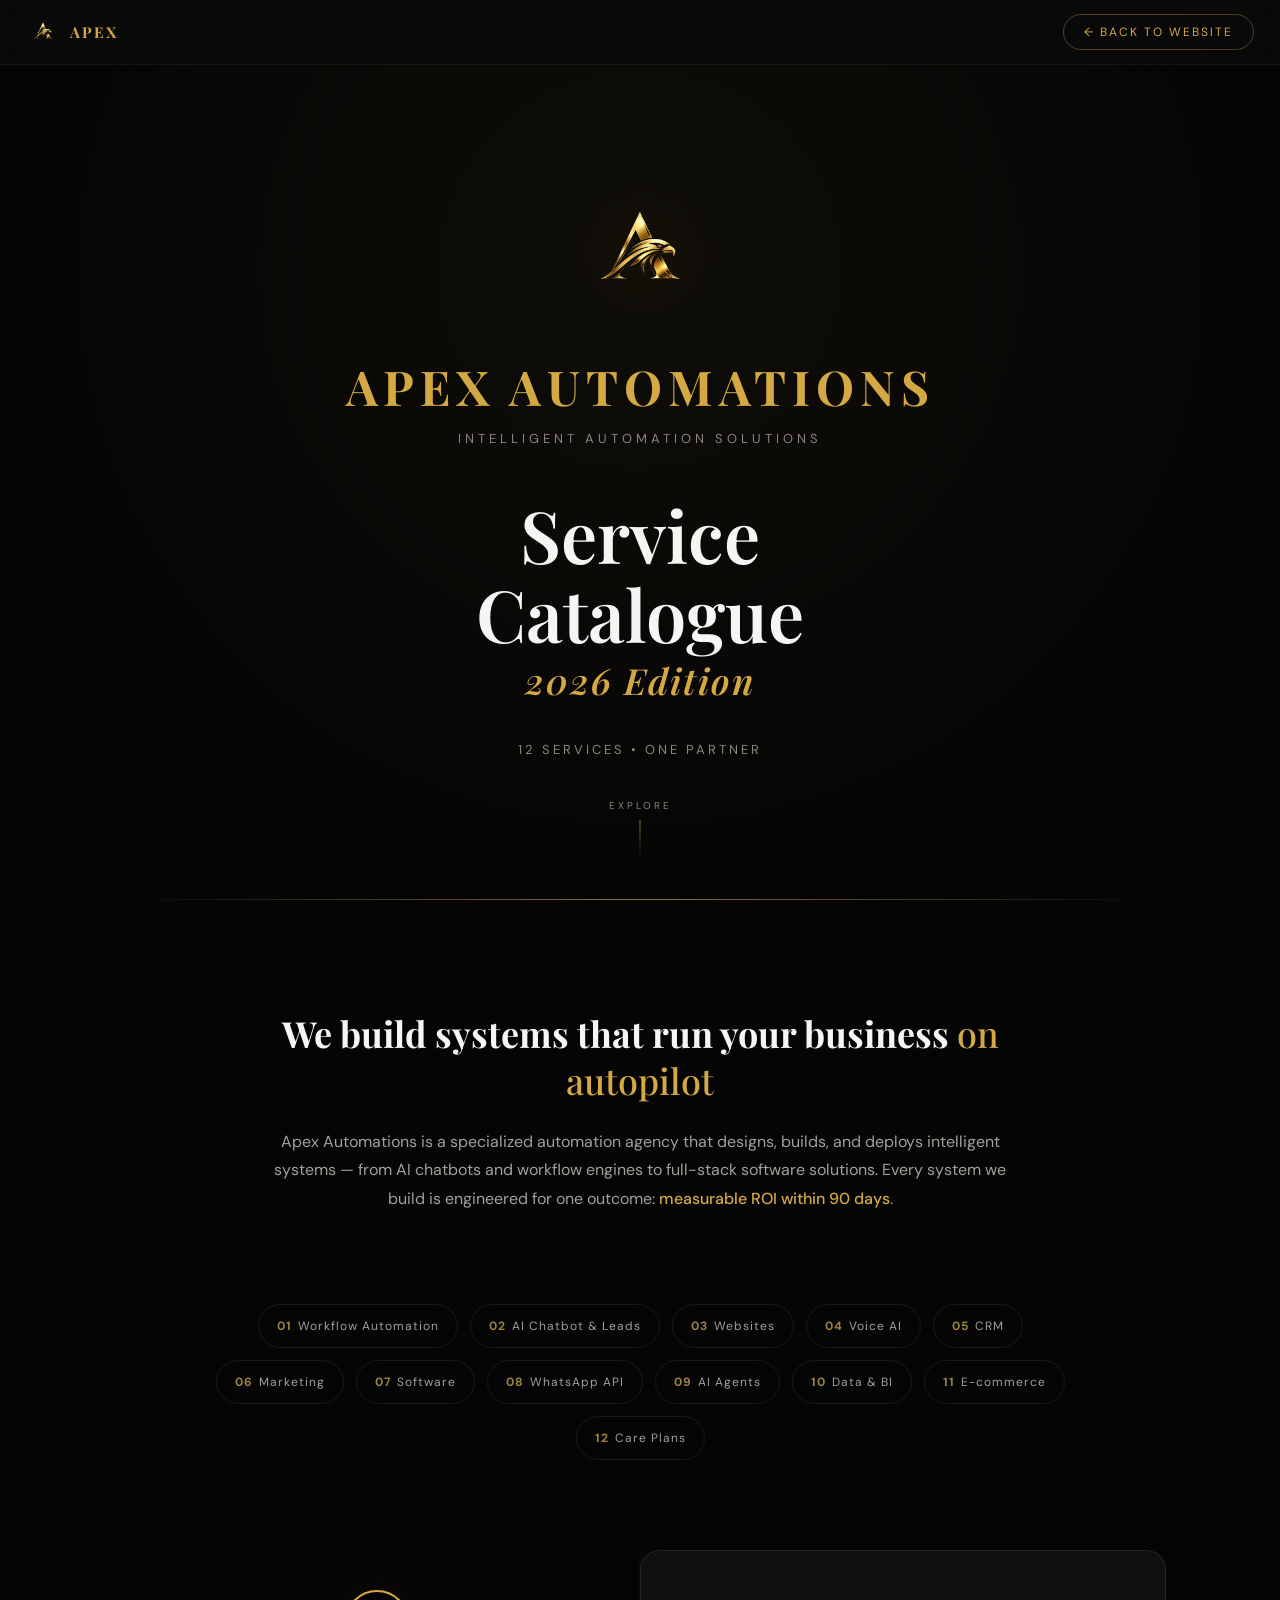
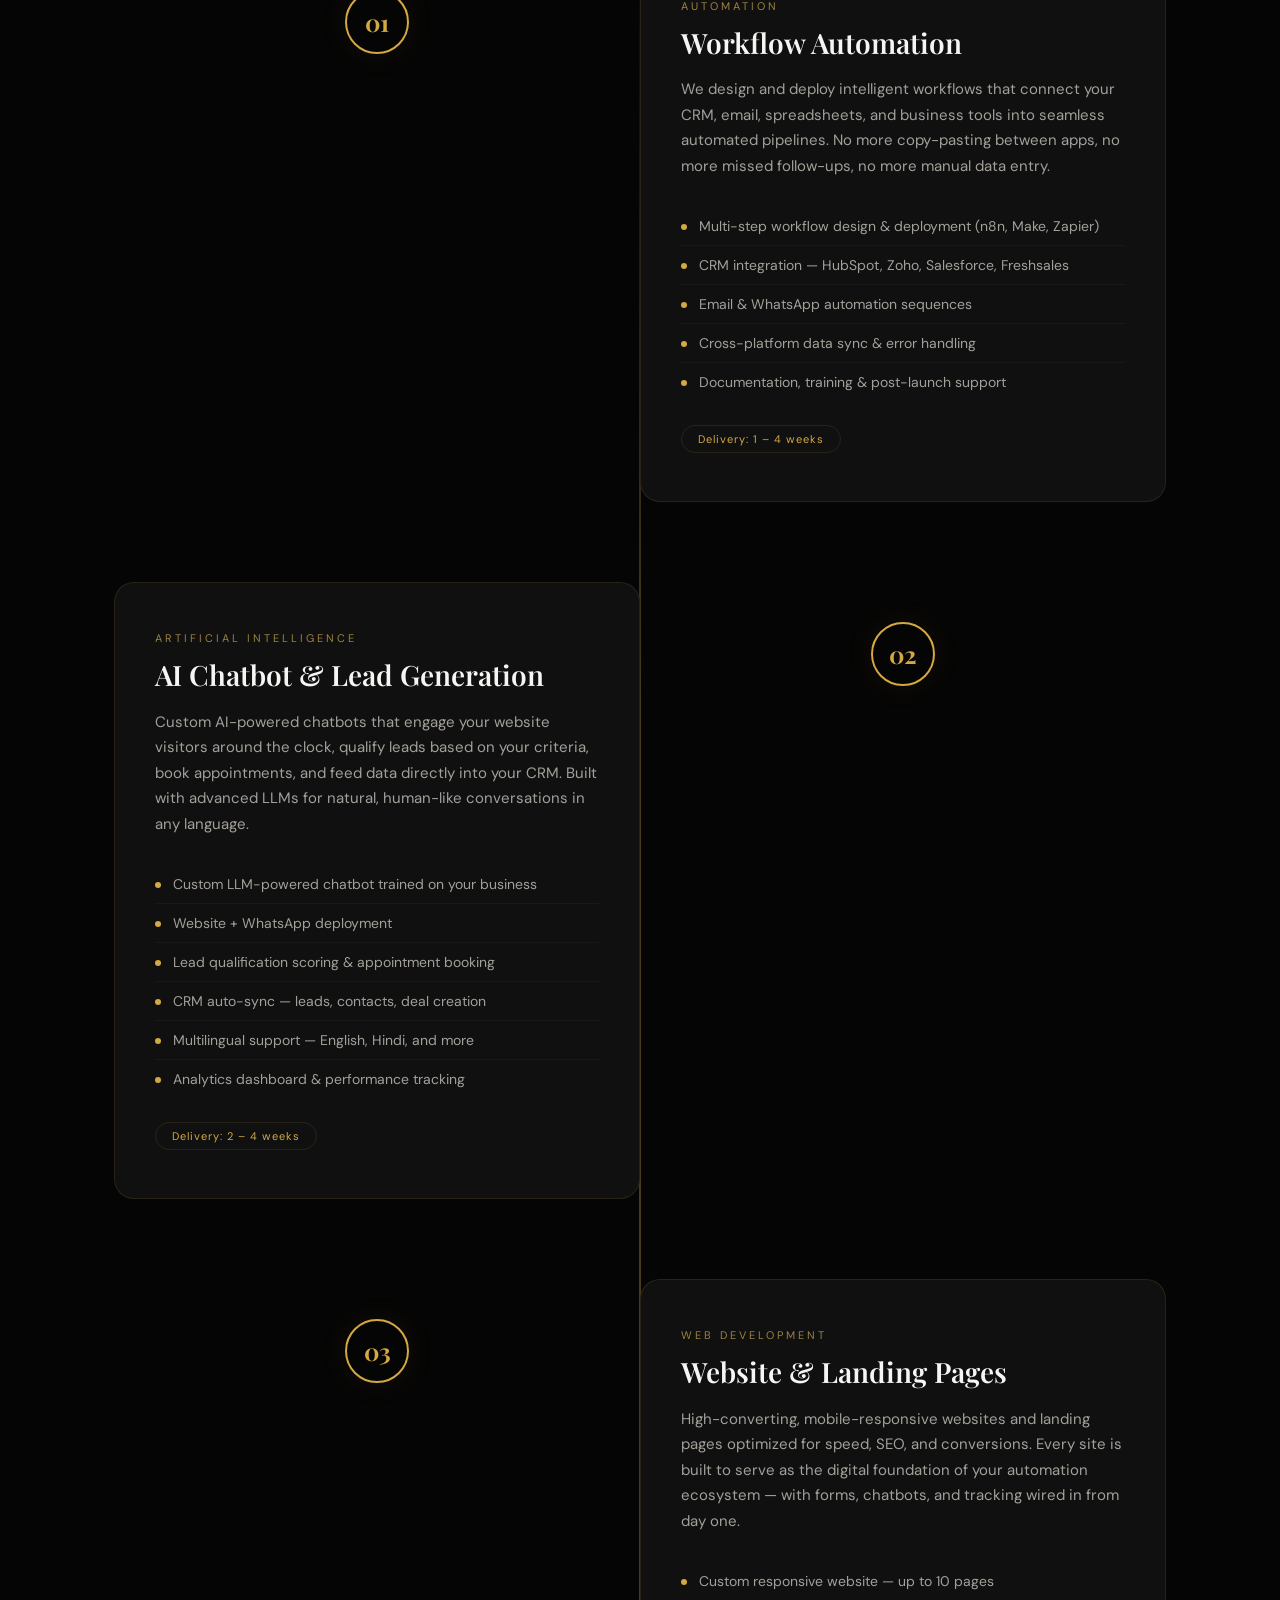
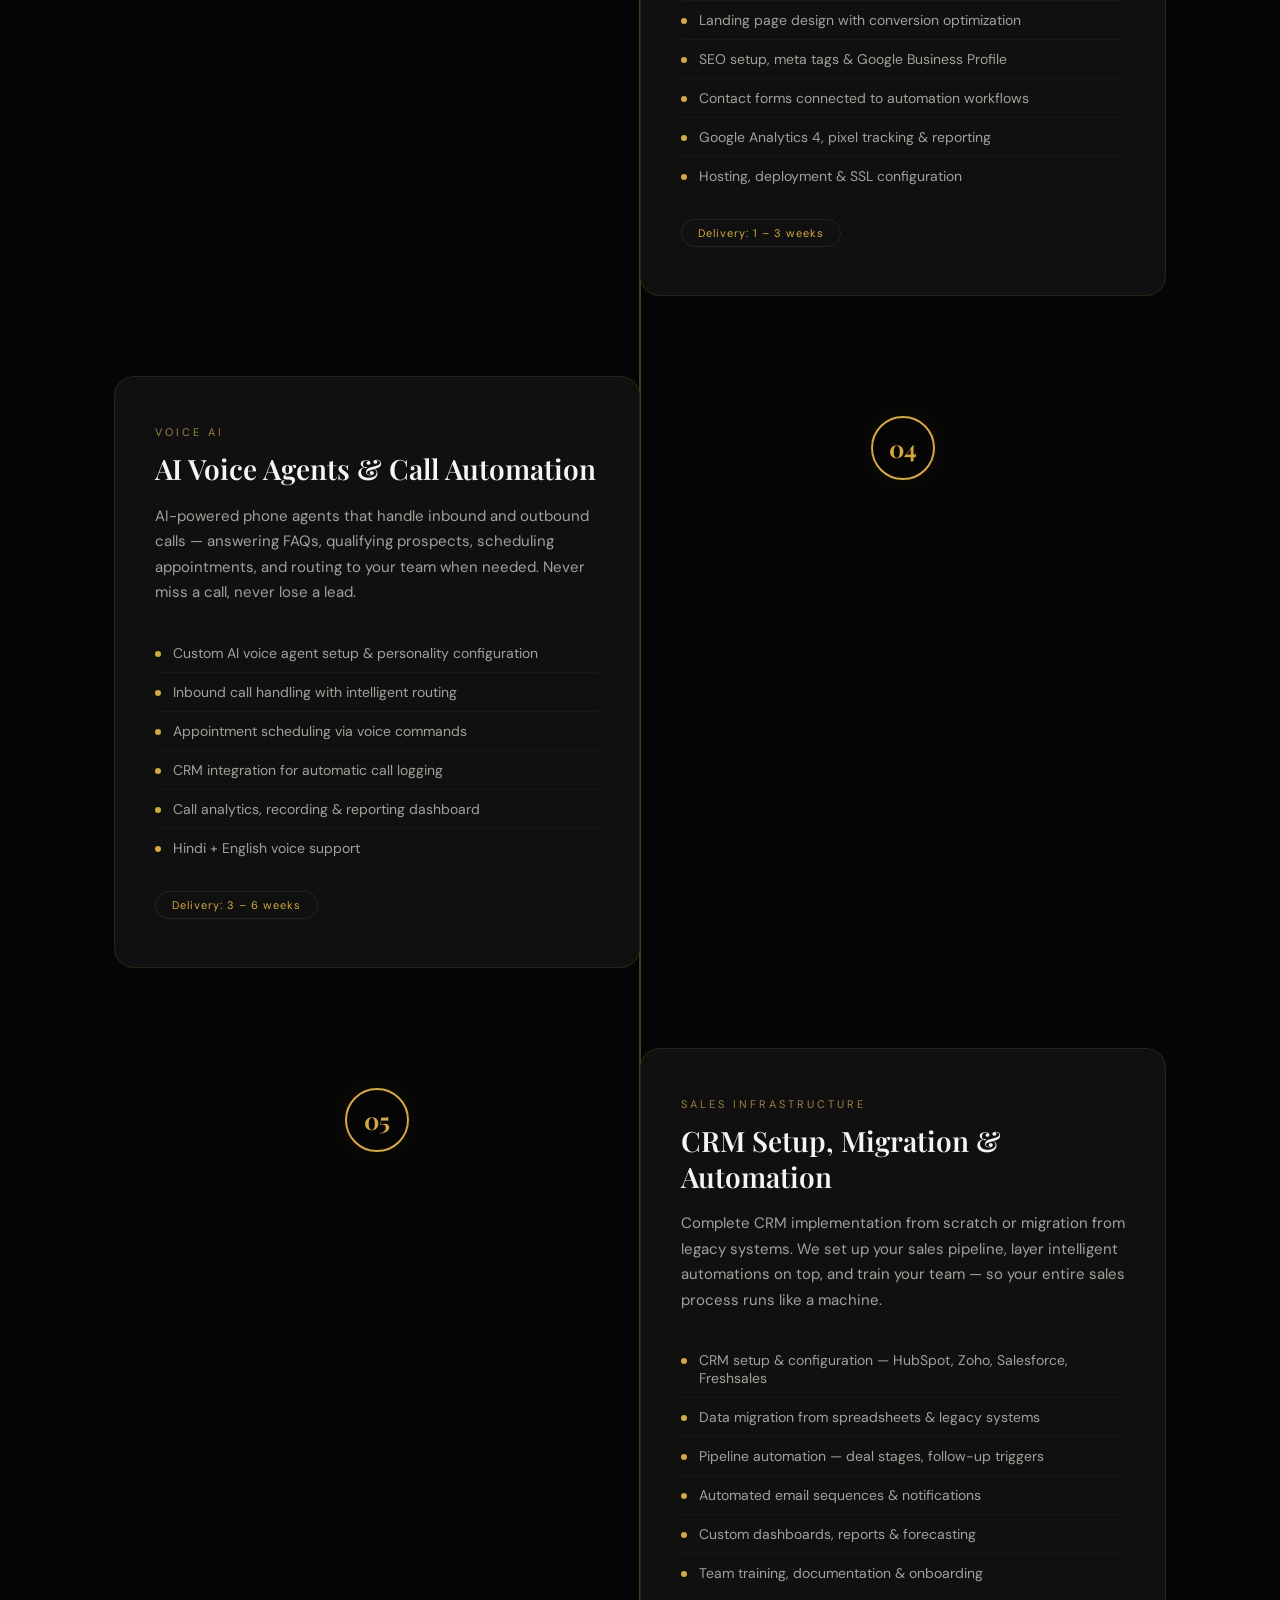
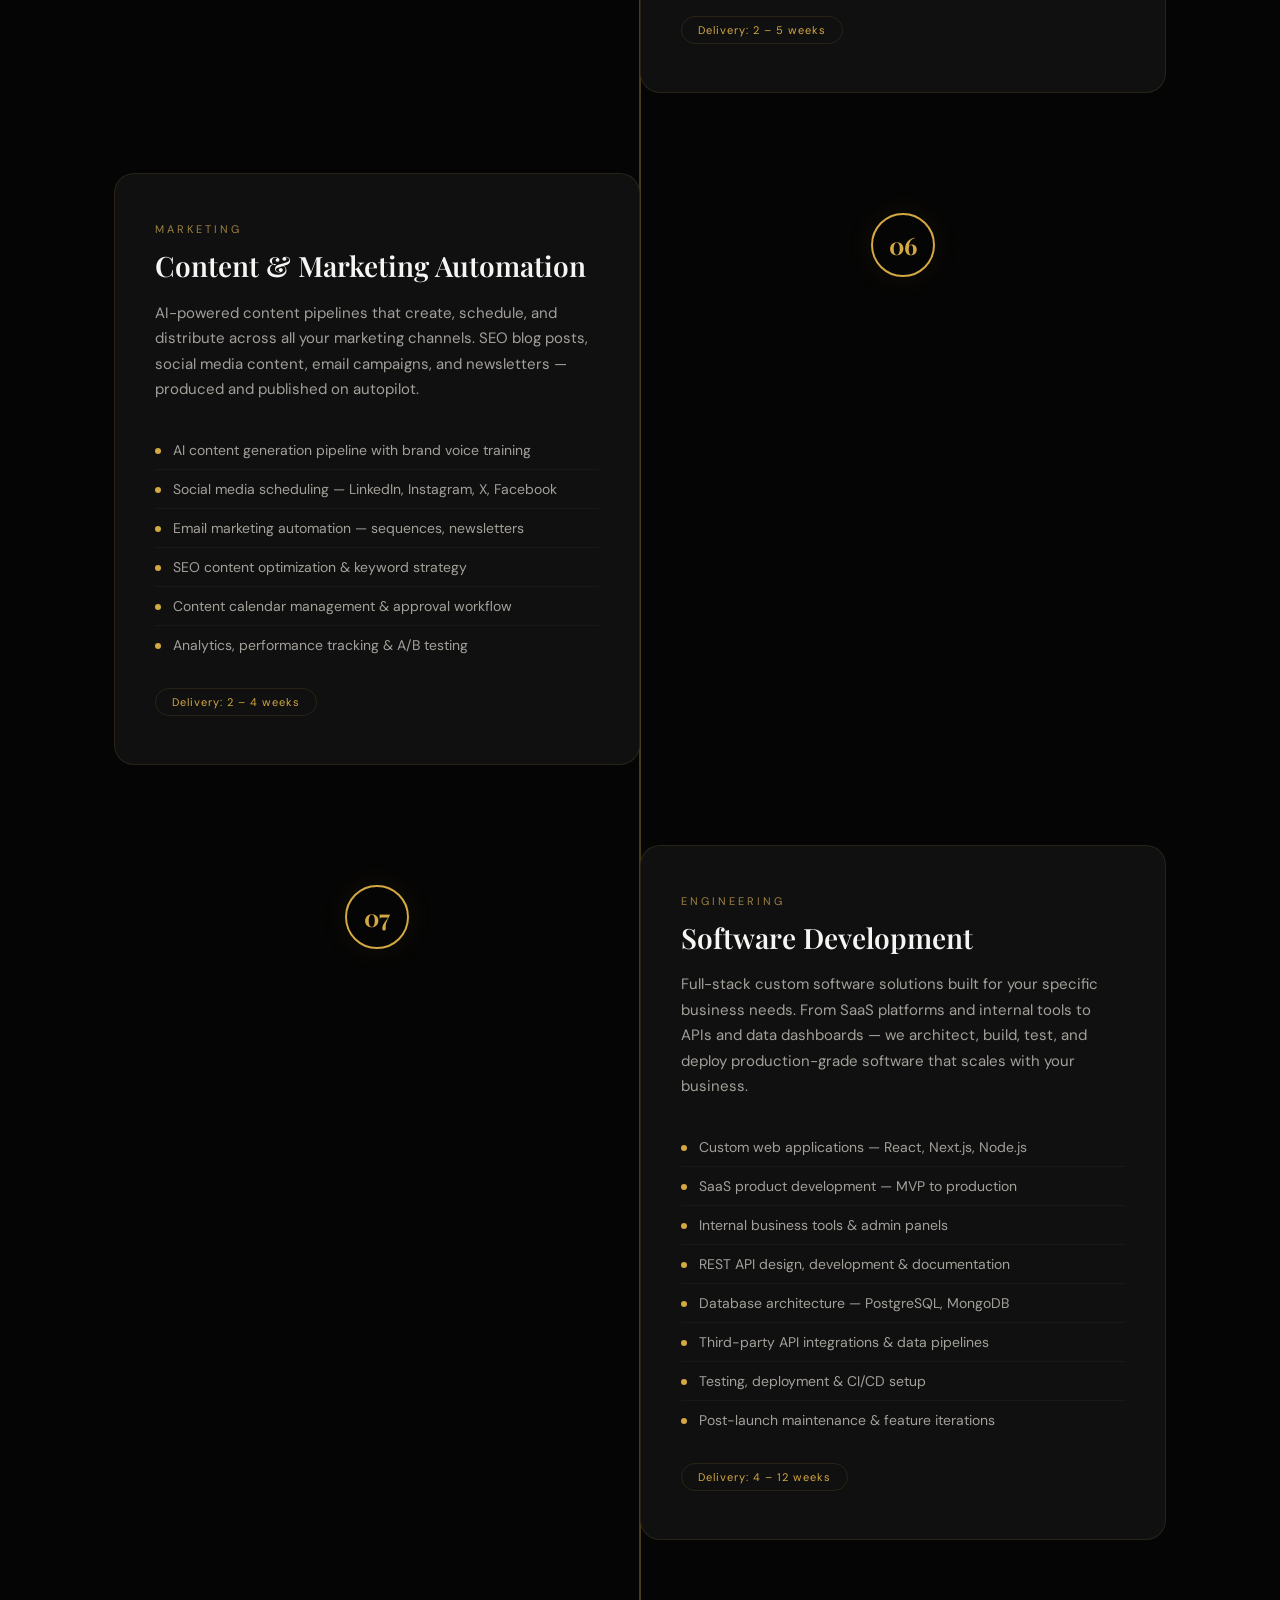
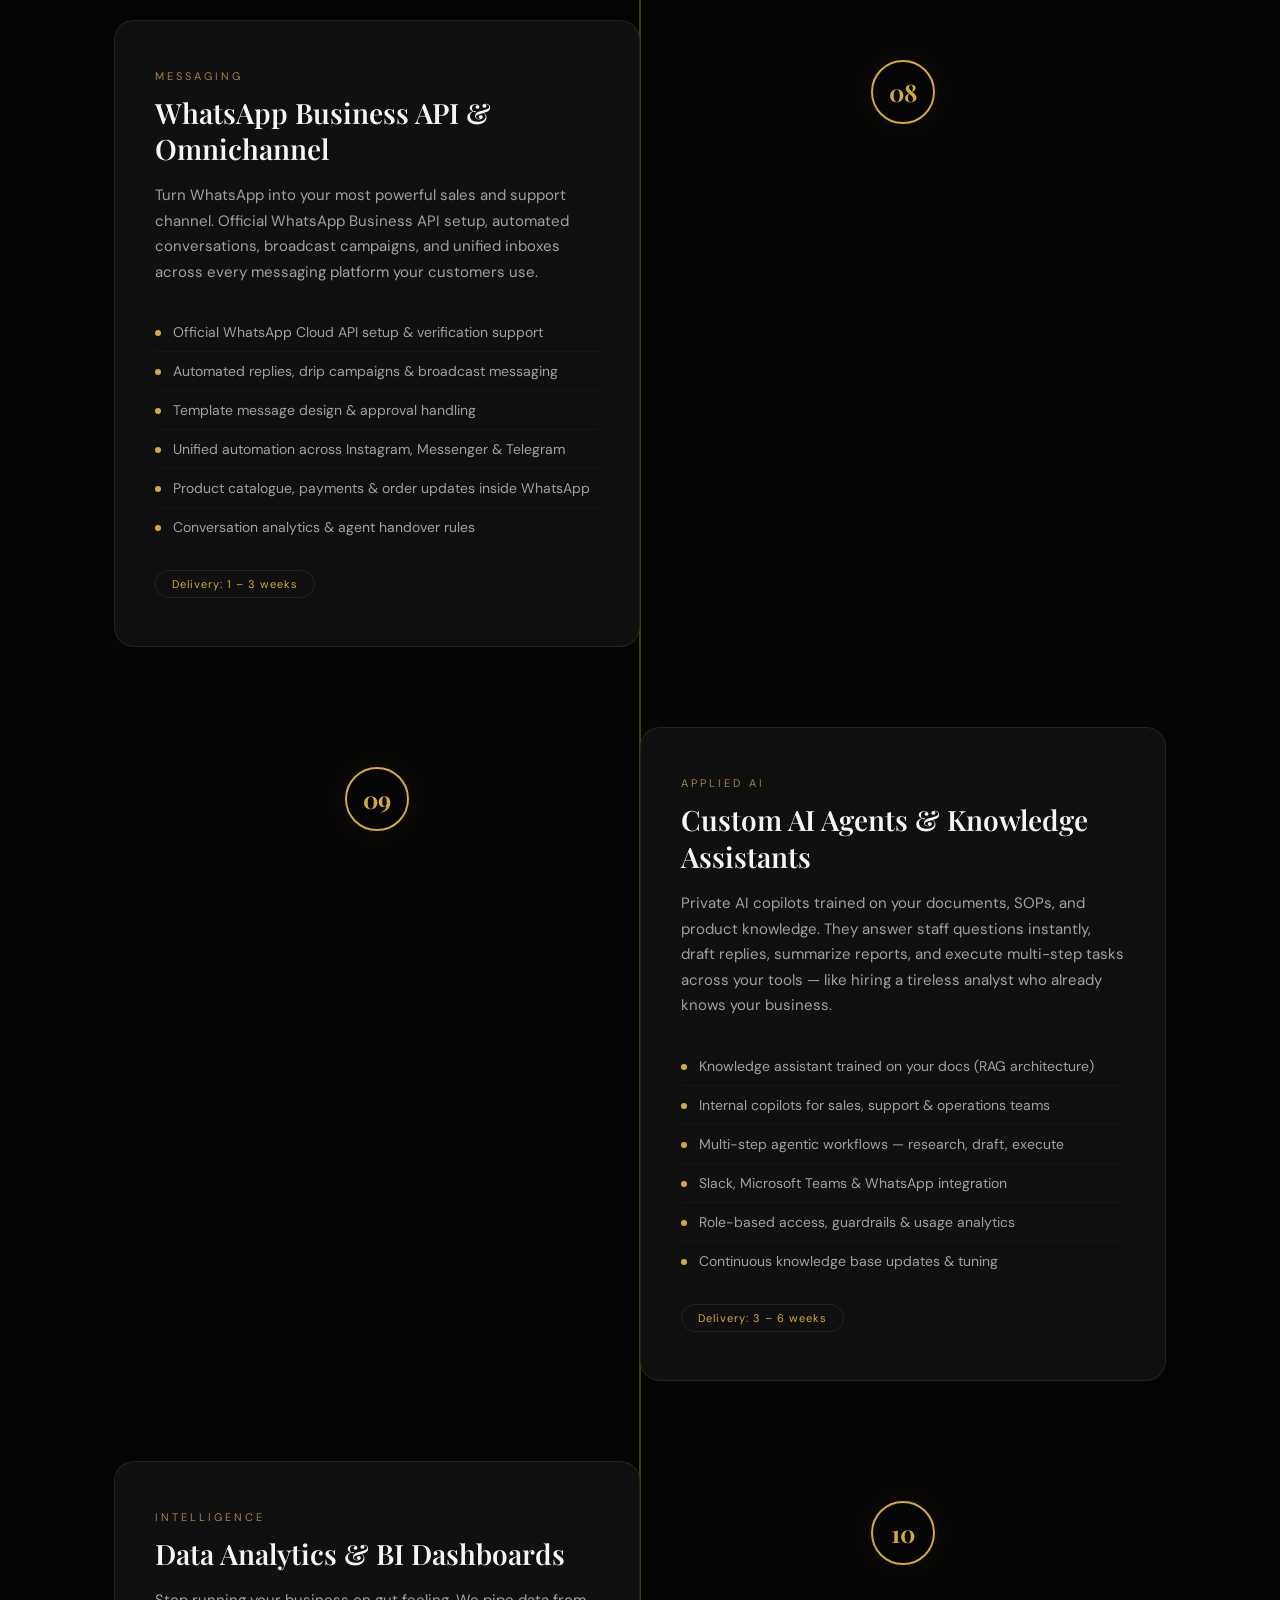
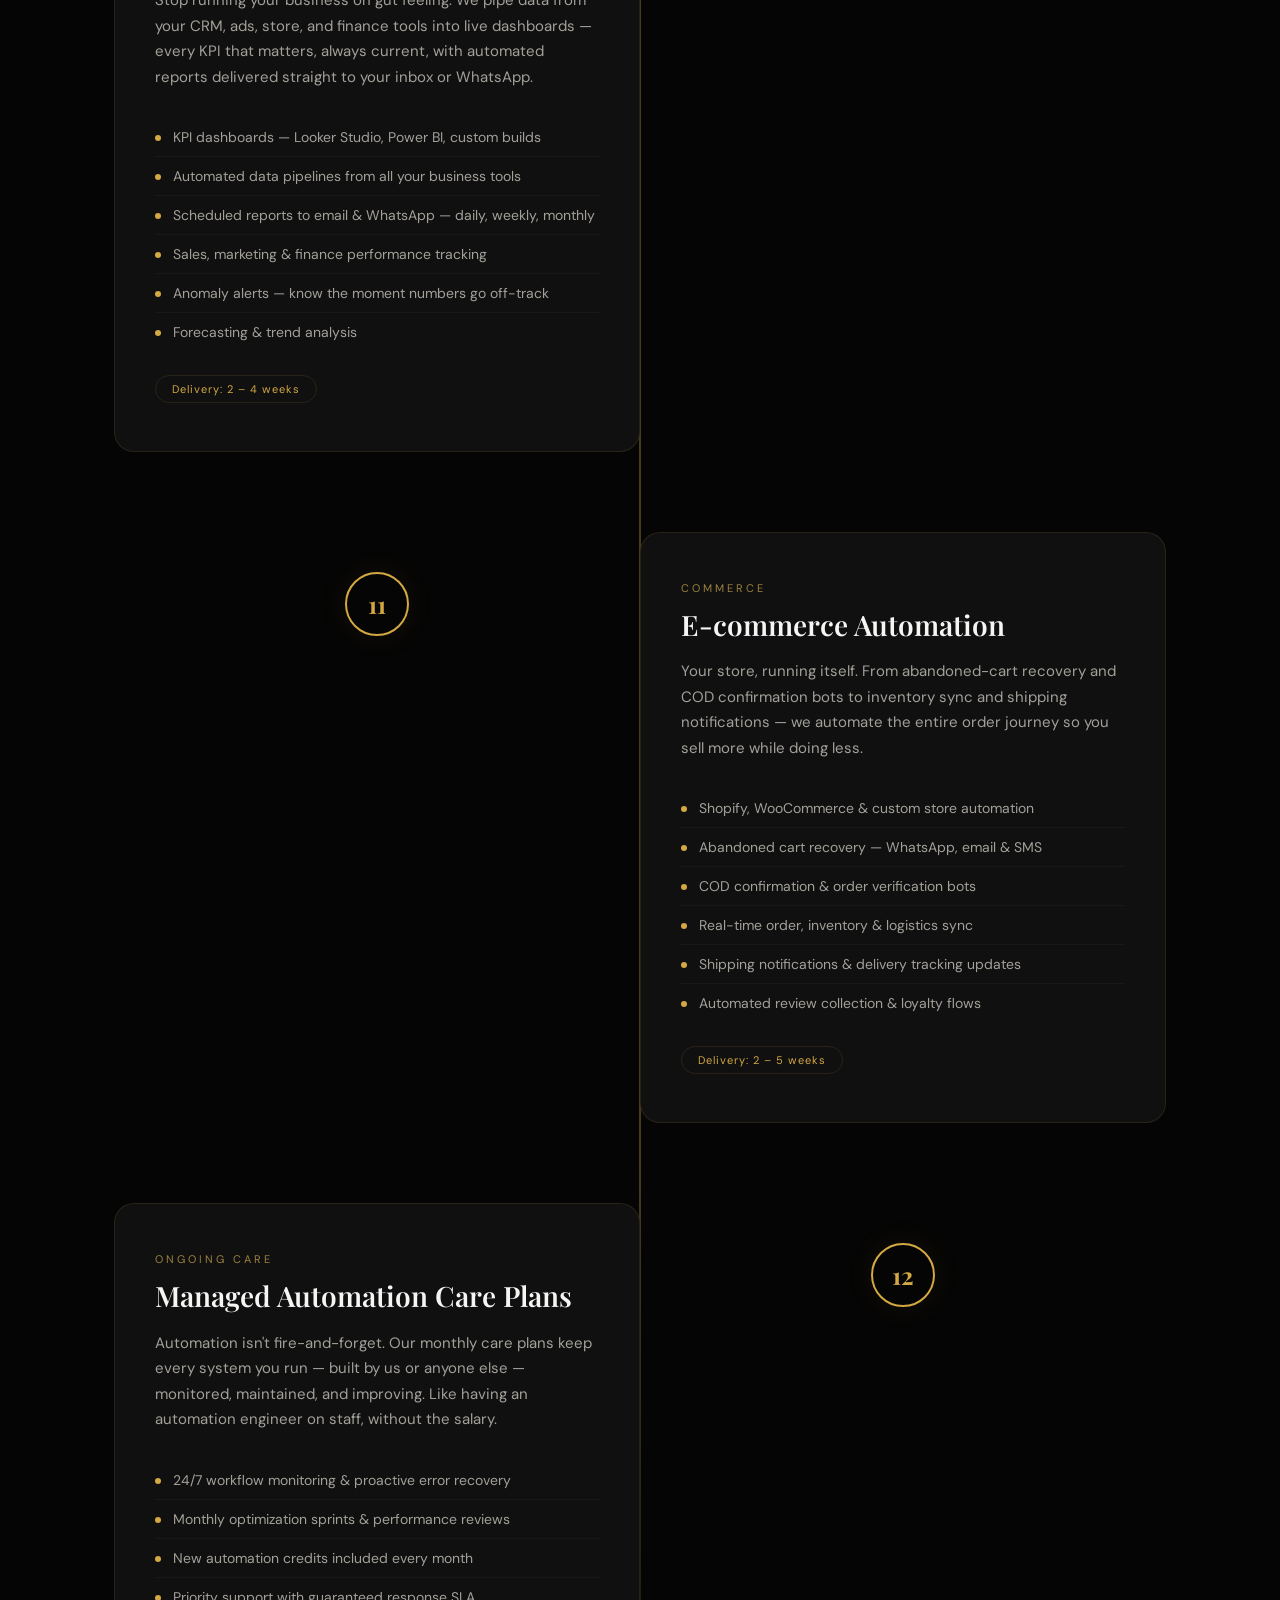
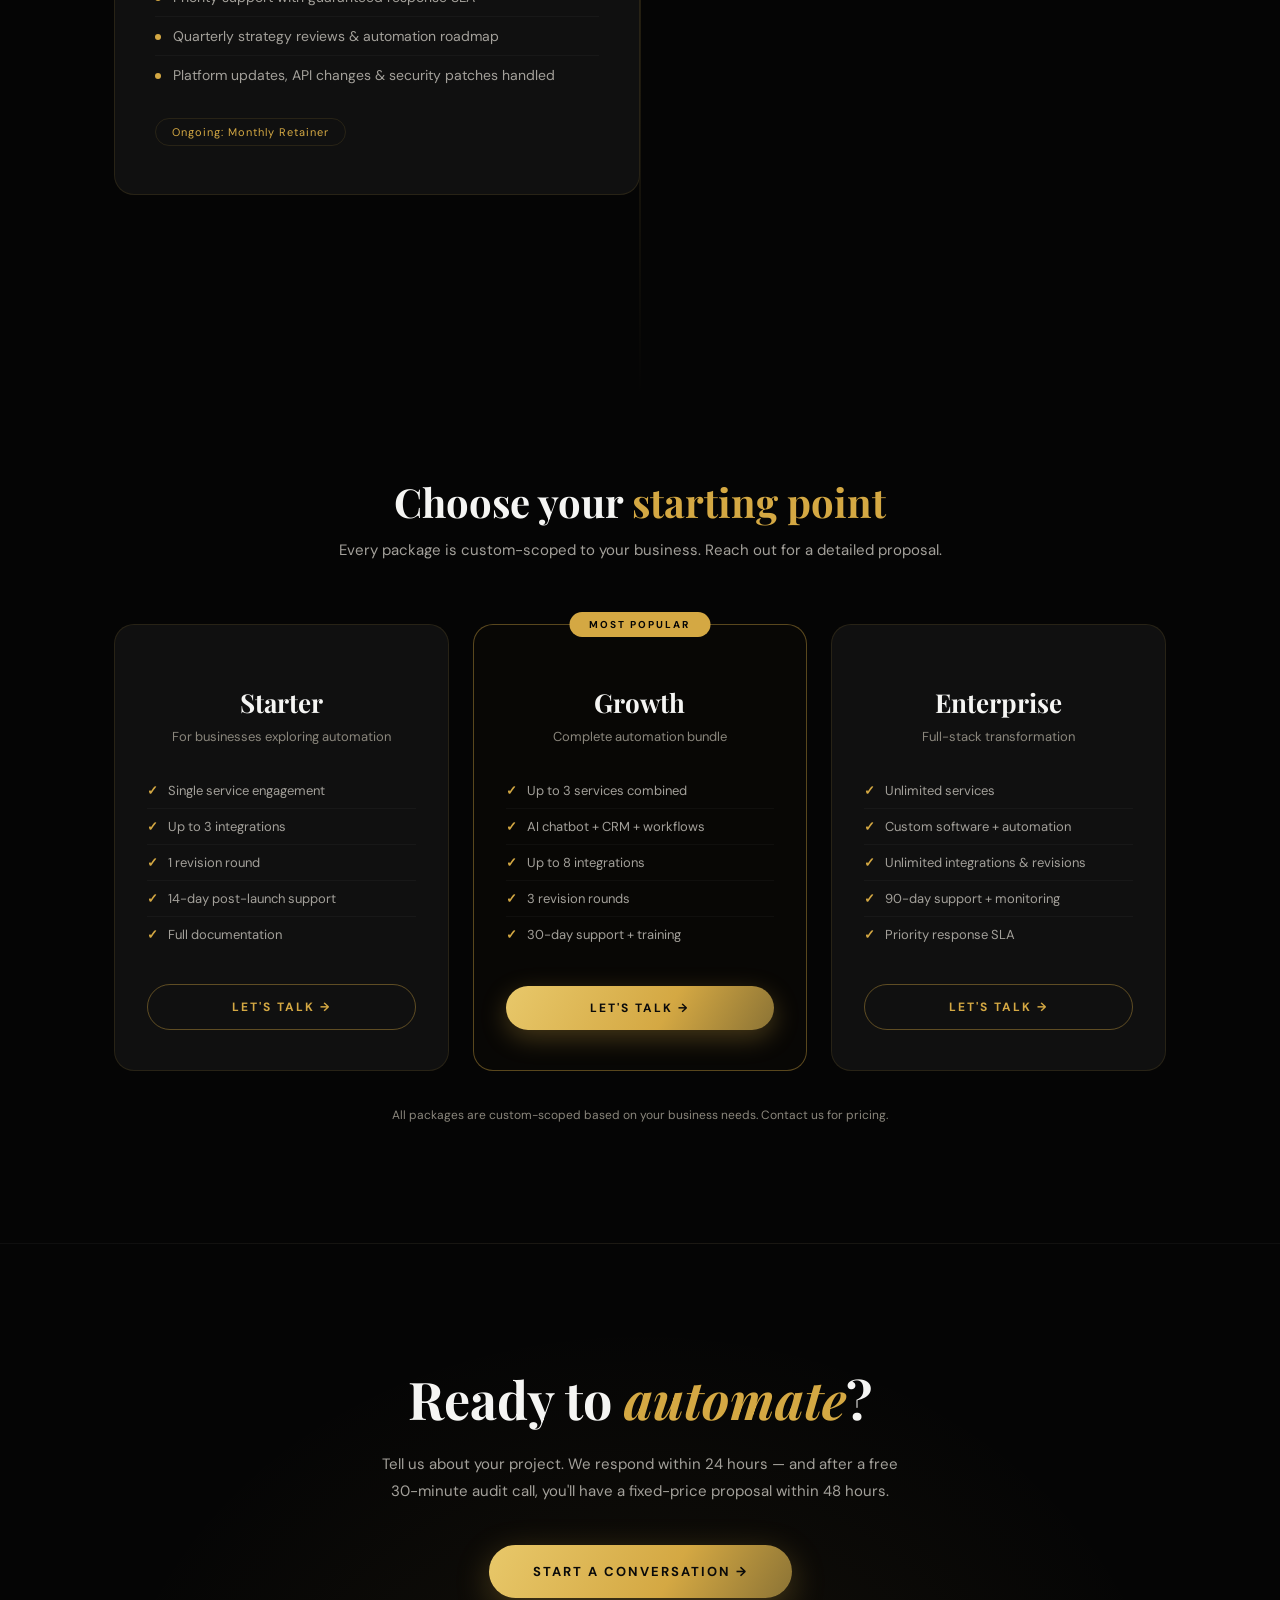
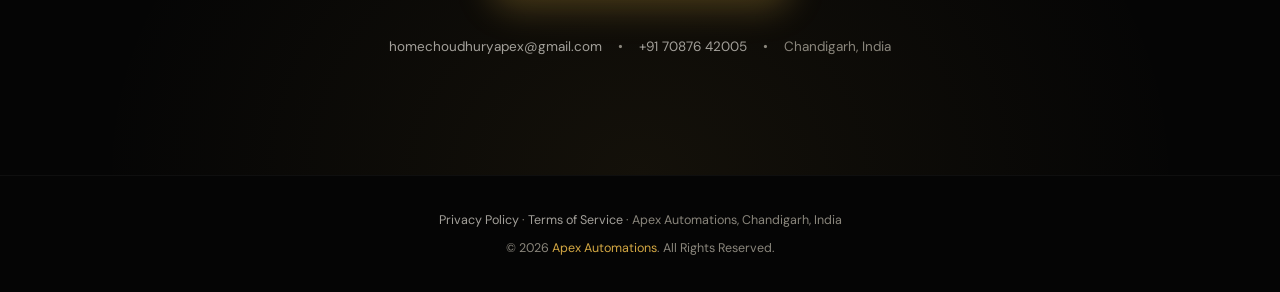
<file: catalogue.html>
<!DOCTYPE html>
<html lang="en">
<head>
<meta charset="UTF-8">
<meta name="viewport" content="width=device-width, initial-scale=1.0">
<title>Apex Automations — Service Catalogue 2026</title>
<meta name="description" content="The complete Apex Automations service catalogue — 12 automation, AI and software services with deliverables, timelines and packages.">
<meta name="theme-color" content="#050505">
<!-- NOTE: replace og:image with your live domain's absolute URL at deploy time -->
<meta property="og:title" content="Apex Automations — Service Catalogue 2026">
<meta property="og:description" content="12 automation, AI and software services with deliverables, timelines and packages.">
<meta property="og:type" content="website">
<meta property="og:image" content="assets/logo.png">
<link rel="icon" type="image/png" href="assets/logo-512.png">
<link rel="preconnect" href="https://fonts.googleapis.com">
<link rel="preconnect" href="https://fonts.gstatic.com" crossorigin>
<link href="https://fonts.googleapis.com/css2?family=DM+Sans:wght@400;500;700&family=Playfair+Display:ital,wght@0,600;0,700;1,600&display=swap" rel="stylesheet">
<style>
*{margin:0;padding:0;box-sizing:border-box}
:root{
--bg:#050505;--bg2:#0a0a0a;--card:#101010;--card2:#151515;
--gold:#d4a843;--gold-l:#e8c86a;--gold-d:#8b7335;--gold-label:#9d8240;--gold-bg:rgba(212,168,67,0.05);
--white:#f5f5f3;--gray:#a3a09a;--dark:#8a867c;--border:rgba(212,168,67,0.12);
}
html{scroll-behavior:smooth;overflow-x:clip}
body{background:var(--bg);color:var(--white);font-family:'DM Sans',sans-serif;-webkit-font-smoothing:antialiased;overflow-x:hidden}
::selection{background:rgba(212,168,67,0.25);color:#fff}
::-webkit-scrollbar{width:5px}
::-webkit-scrollbar-track{background:#0a0a0a}
::-webkit-scrollbar-thumb{background:#333;border-radius:3px}
::-webkit-scrollbar-thumb:hover{background:var(--gold)}
a{color:inherit;text-decoration:none}

/* ── Top bar ── */
.topbar{
  position:fixed;top:0;left:0;right:0;z-index:50;
  display:flex;align-items:center;justify-content:space-between;
  padding:14px 26px;
  background:rgba(10,10,10,0.8);backdrop-filter:blur(14px);-webkit-backdrop-filter:blur(14px);
  border-bottom:1px solid rgba(255,255,255,0.05);
}
.topbar .tb-brand{display:flex;align-items:center;gap:10px;font-family:'Playfair Display',serif;color:var(--gold);letter-spacing:2px;font-weight:700;font-size:15px}
.topbar .tb-brand img{width:34px;height:34px}
.topbar .tb-back{
  font-size:12px;letter-spacing:2px;color:var(--gold);text-transform:uppercase;
  border:1px solid rgba(212,168,67,0.35);border-radius:30px;padding:9px 20px;
  transition:background .3s,color .3s;white-space:nowrap;
}
.topbar .tb-back:hover{background:var(--gold);color:#0a0a0a}

/* ── Header ── */
.cat-header{
  min-height:100svh;display:flex;flex-direction:column;align-items:center;justify-content:center;
  text-align:center;padding:100px 24px 60px;position:relative;
  background:radial-gradient(ellipse at 50% 30%,rgba(212,168,67,0.05) 0%,transparent 70%);
}
.cat-header::after{
  content:'';position:absolute;bottom:0;left:10%;right:10%;height:1px;
  background:linear-gradient(90deg,transparent,var(--gold-d),transparent);
}
.logo{width:140px;height:140px;margin-bottom:32px;filter:drop-shadow(0 0 40px rgba(212,168,67,0.2));animation:logoFloat 5s ease-in-out infinite}
@keyframes logoFloat{0%,100%{transform:translateY(0)}50%{transform:translateY(-10px)}}
.company-name{
  font-family:'Playfair Display',serif;font-size:clamp(32px,6vw,48px);font-weight:700;
  color:var(--gold);letter-spacing:6px;margin-bottom:12px;
}
.tagline{font-size:13px;letter-spacing:4px;color:var(--dark);text-transform:uppercase;margin-bottom:48px}
.cat-title{
  font-family:'Playfair Display',serif;font-size:clamp(44px,9vw,72px);font-weight:600;
  color:var(--white);line-height:1.1;margin-bottom:16px;
}
.cat-title span{color:var(--gold);display:block;font-size:clamp(22px,4vw,36px);margin-top:8px;letter-spacing:2px;font-style:italic}
.cat-year{font-size:13px;color:var(--dark);letter-spacing:3px;margin-top:24px}
.scroll-hint{position:absolute;bottom:40px;left:50%;transform:translateX(-50%);display:flex;flex-direction:column;align-items:center;gap:8px}
.scroll-hint span{font-size:10px;letter-spacing:3px;color:var(--dark)}
.scroll-line{width:1px;height:40px;background:linear-gradient(to bottom,var(--gold-d),transparent);animation:scrollPulse 2s ease infinite}
@keyframes scrollPulse{0%,100%{opacity:.3;height:40px}50%{opacity:.8;height:50px}}

/* ── Intro ── */
.intro{padding:110px 24px 50px;max-width:800px;margin:0 auto;text-align:center}
.intro h2{font-family:'Playfair Display',serif;font-size:clamp(26px,4vw,36px);color:var(--white);margin-bottom:24px;line-height:1.3}
.intro p{font-size:16px;color:var(--gray);line-height:1.8}
.intro .highlight{color:var(--gold);font-weight:500}

/* ── Index chips ── */
.toc{max-width:900px;margin:40px auto 0;padding:0 24px 30px;display:flex;flex-wrap:wrap;gap:12px;justify-content:center}
.toc a{
  font-size:12px;letter-spacing:1px;color:var(--gray);
  border:1px solid rgba(255,255,255,0.08);border-radius:30px;padding:13px 18px;
  transition:color .3s,border-color .3s,background .3s;
}
.toc a:hover,.toc a:active,.toc a:focus-visible{color:var(--gold);border-color:rgba(212,168,67,0.4);background:var(--gold-bg)}
.toc a b{color:var(--gold-label);font-weight:700;margin-right:6px}

/* ── Services ── */
.services-section{padding:60px 24px 120px;max-width:1100px;margin:0 auto;position:relative}
.services-section::before{
  content:'';position:absolute;left:50%;top:0;bottom:0;width:1px;
  background:linear-gradient(to bottom,transparent,var(--gold-d) 10%,var(--gold-d) 90%,transparent);
  transform:translateX(-50%);
}
.svc{display:grid;grid-template-columns:1fr 1fr;gap:0;margin-bottom:80px;position:relative;scroll-margin-top:90px}
.svc:nth-child(even){direction:rtl}
.svc:nth-child(even) > *{direction:ltr}
.svc-num-col{display:flex;align-items:flex-start;justify-content:center;padding-top:40px;position:relative;z-index:2}
.svc-num{
  width:64px;height:64px;border-radius:50%;
  border:2px solid var(--gold);background:var(--bg);
  display:flex;align-items:center;justify-content:center;
  font-family:'Playfair Display',serif;font-size:24px;font-weight:700;color:var(--gold);
  box-shadow:0 0 30px rgba(212,168,67,0.08);
}
.svc-card{
  background:var(--card);border:1px solid var(--border);border-radius:20px;
  padding:48px 40px;position:relative;overflow:hidden;
  transition:border-color .4s,transform .3s,box-shadow .4s;
}
.svc-card:hover{border-color:rgba(212,168,67,0.3);transform:translateY(-4px);box-shadow:0 24px 60px rgba(0,0,0,0.45)}
.svc-card::before{
  content:'';position:absolute;top:0;left:0;right:0;height:3px;
  background:linear-gradient(90deg,transparent,var(--gold),transparent);opacity:0;transition:opacity .4s;
}
.svc-card:hover::before{opacity:1}
.svc-label{font-size:11px;letter-spacing:3px;color:var(--gold-label);text-transform:uppercase;margin-bottom:12px}
.svc-card h3{font-family:'Playfair Display',serif;font-size:28px;font-weight:600;color:var(--white);margin-bottom:16px;line-height:1.3}
.svc-card .desc{font-size:15px;color:var(--gray);line-height:1.7;margin-bottom:28px}
.deliverables{list-style:none;padding:0}
.deliverables li{
  font-size:14px;color:var(--gray);padding:10px 0;
  border-bottom:1px solid rgba(255,255,255,0.03);
  display:flex;align-items:flex-start;gap:12px;
}
.deliverables li:last-child{border-bottom:none}
.deliverables li::before{
  content:'';flex-shrink:0;width:6px;height:6px;border-radius:50%;
  background:var(--gold);margin-top:7px;
}
.svc-tag{
  display:inline-block;margin-top:24px;font-size:11px;letter-spacing:1px;
  color:var(--gold);border:1px solid var(--border);padding:6px 16px;border-radius:20px;
}

/* ── Reveal on scroll ── */
.fade{opacity:0;transform:translateY(40px);transition:opacity .9s cubic-bezier(.22,1,.36,1),transform .9s cubic-bezier(.22,1,.36,1)}
.fade.in{opacity:1;transform:translateY(0)}

/* ── Packages ── */
.packages{padding:80px 24px 120px;max-width:1100px;margin:0 auto}
.packages-header{text-align:center;margin-bottom:64px}
.packages-header h2{font-family:'Playfair Display',serif;font-size:clamp(30px,5vw,40px);color:var(--white);margin-bottom:12px}
.packages-header p{font-size:15px;color:var(--gray)}
.packages-header .gold{color:var(--gold)}
.pkg-grid{display:grid;grid-template-columns:repeat(3,1fr);gap:24px}
.pkg{
  background:var(--card);border:1px solid var(--border);border-radius:20px;
  padding:40px 32px;text-align:center;position:relative;
  transition:border-color .4s,transform .3s;display:flex;flex-direction:column;
}
.pkg:hover{border-color:rgba(212,168,67,0.25);transform:translateY(-4px)}
.pkg.featured{border-color:rgba(212,168,67,0.4);background:rgba(212,168,67,0.02)}
.pkg-badge{
  position:absolute;top:-13px;left:50%;transform:translateX(-50%);
  background:var(--gold);color:var(--bg);font-size:10px;font-weight:700;
  letter-spacing:2px;padding:6px 20px;border-radius:20px;white-space:nowrap;
}
.pkg h3{font-family:'Playfair Display',serif;font-size:26px;color:var(--white);margin:20px 0 8px}
.pkg .pkg-desc{font-size:13px;color:var(--dark);margin-bottom:28px}
.pkg ul{list-style:none;padding:0;text-align:left;margin-bottom:32px;flex:1}
.pkg li{
  font-size:13px;color:var(--gray);padding:9px 0;
  border-bottom:1px solid rgba(255,255,255,0.03);
  display:flex;align-items:flex-start;gap:10px;
}
.pkg li::before{content:'✓';color:var(--gold);font-weight:700;flex-shrink:0}
.pkg li:last-child{border-bottom:none}
.pkg-btn{
  display:block;padding:14px;border-radius:30px;
  font-size:12px;font-weight:700;letter-spacing:2px;text-transform:uppercase;
  transition:transform .3s,box-shadow .3s,background .3s;
}
.pkg-btn-outline{border:1px solid rgba(212,168,67,0.4);color:var(--gold)}
.pkg-btn-outline:hover{background:rgba(212,168,67,0.1);transform:translateY(-2px)}
.pkg-btn-gold{background:linear-gradient(120deg,var(--gold-l),var(--gold) 60%,var(--gold-d));color:#0a0a0a;box-shadow:0 8px 26px rgba(212,168,67,0.3)}
.pkg-btn-gold:hover{transform:translateY(-2px);box-shadow:0 12px 36px rgba(212,168,67,0.45)}
.pkg-note{text-align:center;font-size:12px;color:var(--dark);margin-top:36px}

/* ── CTA ── */
.cta{
  padding:120px 24px;text-align:center;
  background:radial-gradient(ellipse at 50% 100%,rgba(212,168,67,0.07) 0%,transparent 60%);
  border-top:1px solid rgba(255,255,255,0.04);
}
.cta h2{font-family:'Playfair Display',serif;font-size:clamp(34px,6vw,52px);margin-bottom:18px}
.cta h2 span{color:var(--gold);font-style:italic}
.cta p{color:var(--gray);font-size:15px;max-width:520px;margin:0 auto 40px;line-height:1.8}
.cta-btn{
  display:inline-block;
  background:linear-gradient(120deg,var(--gold-l),var(--gold) 60%,var(--gold-d));
  color:#0a0a0a;font-weight:700;font-size:13px;letter-spacing:2px;text-transform:uppercase;
  padding:18px 44px;border-radius:40px;
  box-shadow:0 10px 34px rgba(212,168,67,0.3);
  transition:transform .3s,box-shadow .3s;
}
.cta-btn:hover{transform:translateY(-3px);box-shadow:0 16px 44px rgba(212,168,67,0.45)}
.cta-info{margin-top:40px;display:flex;justify-content:center;gap:16px;flex-wrap:wrap;font-size:13.5px;color:var(--gray)}
.cta-info a:hover{color:var(--gold)}
.cta-info span{color:var(--dark)}

/* ── Footer ── */
.cat-footer{padding:36px 24px;text-align:center;border-top:1px solid rgba(255,255,255,0.04);font-size:12.5px;color:var(--dark)}
.cat-footer .brand{color:var(--gold)}
.cat-legal{margin-bottom:12px}
.cat-legal a{color:var(--gray);transition:color .3s}
.cat-legal a:hover{color:var(--gold)}

@media(max-width:380px){
  .topbar{padding:10px 14px}
  .topbar .tb-back{padding:8px 12px;font-size:10px;letter-spacing:1px}
}
@media(max-width:860px){
  .services-section::before{display:none}
  .svc{grid-template-columns:1fr;gap:18px}
  .svc:nth-child(even){direction:ltr}
  .svc-num-col{justify-content:flex-start;padding-top:0}
  .svc-num{width:52px;height:52px;font-size:19px}
  .svc-card{padding:36px 26px}
  .pkg-grid{grid-template-columns:1fr;max-width:440px;margin:0 auto}
  .pkg.featured{order:-1}
}
/* on-brand keyboard focus ring (matches the main site) */
a:focus-visible,button:focus-visible,[tabindex]:focus-visible{
  outline:2px solid var(--gold-l);outline-offset:3px;border-radius:4px;
}
@media (prefers-reduced-motion: reduce){
  *,*::before,*::after{animation-duration:.01ms!important;transition-duration:.01ms!important}
  .fade{opacity:1;transform:none}
}
</style>
</head>
<body>

<div class="topbar">
  <a class="tb-brand" href="index.html"><img src="assets/logo-512.png" alt="Apex Automations">APEX</a>
  <a class="tb-back" href="index.html">← Back to Website</a>
</div>

<!-- HEADER -->
<header class="cat-header">
  <img class="logo" src="assets/logo-512.png" alt="Apex Automations eagle logo">
  <h1 class="company-name">APEX AUTOMATIONS</h1>
  <p class="tagline">Intelligent Automation Solutions</p>
  <div class="cat-title">Service<br>Catalogue<span>2026 Edition</span></div>
  <p class="cat-year">12 SERVICES • ONE PARTNER</p>
  <div class="scroll-hint">
    <span>EXPLORE</span>
    <div class="scroll-line"></div>
  </div>
</header>

<!-- INTRO -->
<section class="intro fade">
  <h2>We build systems that run your business <span class="highlight">on autopilot</span></h2>
  <p>Apex Automations is a specialized automation agency that designs, builds, and deploys intelligent systems — from AI chatbots and workflow engines to full-stack software solutions. Every system we build is engineered for one outcome: <span class="highlight">measurable ROI within 90 days</span>.</p>
</section>

<!-- TABLE OF CONTENTS -->
<nav class="toc fade">
  <a href="#svc-1"><b>01</b>Workflow Automation</a>
  <a href="#svc-2"><b>02</b>AI Chatbot &amp; Leads</a>
  <a href="#svc-3"><b>03</b>Websites</a>
  <a href="#svc-4"><b>04</b>Voice AI</a>
  <a href="#svc-5"><b>05</b>CRM</a>
  <a href="#svc-6"><b>06</b>Marketing</a>
  <a href="#svc-7"><b>07</b>Software</a>
  <a href="#svc-8"><b>08</b>WhatsApp API</a>
  <a href="#svc-9"><b>09</b>AI Agents</a>
  <a href="#svc-10"><b>10</b>Data &amp; BI</a>
  <a href="#svc-11"><b>11</b>E-commerce</a>
  <a href="#svc-12"><b>12</b>Care Plans</a>
</nav>

<!-- SERVICES -->
<section class="services-section">

  <!-- Service 01 -->
  <div class="svc fade" id="svc-1">
    <div class="svc-num-col"><div class="svc-num">01</div></div>
    <div class="svc-card">
      <div class="svc-label">Automation</div>
      <h3>Workflow Automation</h3>
      <p class="desc">We design and deploy intelligent workflows that connect your CRM, email, spreadsheets, and business tools into seamless automated pipelines. No more copy-pasting between apps, no more missed follow-ups, no more manual data entry.</p>
      <ul class="deliverables">
        <li>Multi-step workflow design &amp; deployment (n8n, Make, Zapier)</li>
        <li>CRM integration — HubSpot, Zoho, Salesforce, Freshsales</li>
        <li>Email &amp; WhatsApp automation sequences</li>
        <li>Cross-platform data sync &amp; error handling</li>
        <li>Documentation, training &amp; post-launch support</li>
      </ul>
      <span class="svc-tag">Delivery: 1 – 4 weeks</span>
    </div>
  </div>

  <!-- Service 02 -->
  <div class="svc fade" id="svc-2">
    <div class="svc-num-col"><div class="svc-num">02</div></div>
    <div class="svc-card">
      <div class="svc-label">Artificial Intelligence</div>
      <h3>AI Chatbot &amp; Lead Generation</h3>
      <p class="desc">Custom AI-powered chatbots that engage your website visitors around the clock, qualify leads based on your criteria, book appointments, and feed data directly into your CRM. Built with advanced LLMs for natural, human-like conversations in any language.</p>
      <ul class="deliverables">
        <li>Custom LLM-powered chatbot trained on your business</li>
        <li>Website + WhatsApp deployment</li>
        <li>Lead qualification scoring &amp; appointment booking</li>
        <li>CRM auto-sync — leads, contacts, deal creation</li>
        <li>Multilingual support — English, Hindi, and more</li>
        <li>Analytics dashboard &amp; performance tracking</li>
      </ul>
      <span class="svc-tag">Delivery: 2 – 4 weeks</span>
    </div>
  </div>

  <!-- Service 03 -->
  <div class="svc fade" id="svc-3">
    <div class="svc-num-col"><div class="svc-num">03</div></div>
    <div class="svc-card">
      <div class="svc-label">Web Development</div>
      <h3>Website &amp; Landing Pages</h3>
      <p class="desc">High-converting, mobile-responsive websites and landing pages optimized for speed, SEO, and conversions. Every site is built to serve as the digital foundation of your automation ecosystem — with forms, chatbots, and tracking wired in from day one.</p>
      <ul class="deliverables">
        <li>Custom responsive website — up to 10 pages</li>
        <li>Landing page design with conversion optimization</li>
        <li>SEO setup, meta tags &amp; Google Business Profile</li>
        <li>Contact forms connected to automation workflows</li>
        <li>Google Analytics 4, pixel tracking &amp; reporting</li>
        <li>Hosting, deployment &amp; SSL configuration</li>
      </ul>
      <span class="svc-tag">Delivery: 1 – 3 weeks</span>
    </div>
  </div>

  <!-- Service 04 -->
  <div class="svc fade" id="svc-4">
    <div class="svc-num-col"><div class="svc-num">04</div></div>
    <div class="svc-card">
      <div class="svc-label">Voice AI</div>
      <h3>AI Voice Agents &amp; Call Automation</h3>
      <p class="desc">AI-powered phone agents that handle inbound and outbound calls — answering FAQs, qualifying prospects, scheduling appointments, and routing to your team when needed. Never miss a call, never lose a lead.</p>
      <ul class="deliverables">
        <li>Custom AI voice agent setup &amp; personality configuration</li>
        <li>Inbound call handling with intelligent routing</li>
        <li>Appointment scheduling via voice commands</li>
        <li>CRM integration for automatic call logging</li>
        <li>Call analytics, recording &amp; reporting dashboard</li>
        <li>Hindi + English voice support</li>
      </ul>
      <span class="svc-tag">Delivery: 3 – 6 weeks</span>
    </div>
  </div>

  <!-- Service 05 -->
  <div class="svc fade" id="svc-5">
    <div class="svc-num-col"><div class="svc-num">05</div></div>
    <div class="svc-card">
      <div class="svc-label">Sales Infrastructure</div>
      <h3>CRM Setup, Migration &amp; Automation</h3>
      <p class="desc">Complete CRM implementation from scratch or migration from legacy systems. We set up your sales pipeline, layer intelligent automations on top, and train your team — so your entire sales process runs like a machine.</p>
      <ul class="deliverables">
        <li>CRM setup &amp; configuration — HubSpot, Zoho, Salesforce, Freshsales</li>
        <li>Data migration from spreadsheets &amp; legacy systems</li>
        <li>Pipeline automation — deal stages, follow-up triggers</li>
        <li>Automated email sequences &amp; notifications</li>
        <li>Custom dashboards, reports &amp; forecasting</li>
        <li>Team training, documentation &amp; onboarding</li>
      </ul>
      <span class="svc-tag">Delivery: 2 – 5 weeks</span>
    </div>
  </div>

  <!-- Service 06 -->
  <div class="svc fade" id="svc-6">
    <div class="svc-num-col"><div class="svc-num">06</div></div>
    <div class="svc-card">
      <div class="svc-label">Marketing</div>
      <h3>Content &amp; Marketing Automation</h3>
      <p class="desc">AI-powered content pipelines that create, schedule, and distribute across all your marketing channels. SEO blog posts, social media content, email campaigns, and newsletters — produced and published on autopilot.</p>
      <ul class="deliverables">
        <li>AI content generation pipeline with brand voice training</li>
        <li>Social media scheduling — LinkedIn, Instagram, X, Facebook</li>
        <li>Email marketing automation — sequences, newsletters</li>
        <li>SEO content optimization &amp; keyword strategy</li>
        <li>Content calendar management &amp; approval workflow</li>
        <li>Analytics, performance tracking &amp; A/B testing</li>
      </ul>
      <span class="svc-tag">Delivery: 2 – 4 weeks</span>
    </div>
  </div>

  <!-- Service 07 -->
  <div class="svc fade" id="svc-7">
    <div class="svc-num-col"><div class="svc-num">07</div></div>
    <div class="svc-card">
      <div class="svc-label">Engineering</div>
      <h3>Software Development</h3>
      <p class="desc">Full-stack custom software solutions built for your specific business needs. From SaaS platforms and internal tools to APIs and data dashboards — we architect, build, test, and deploy production-grade software that scales with your business.</p>
      <ul class="deliverables">
        <li>Custom web applications — React, Next.js, Node.js</li>
        <li>SaaS product development — MVP to production</li>
        <li>Internal business tools &amp; admin panels</li>
        <li>REST API design, development &amp; documentation</li>
        <li>Database architecture — PostgreSQL, MongoDB</li>
        <li>Third-party API integrations &amp; data pipelines</li>
        <li>Testing, deployment &amp; CI/CD setup</li>
        <li>Post-launch maintenance &amp; feature iterations</li>
      </ul>
      <span class="svc-tag">Delivery: 4 – 12 weeks</span>
    </div>
  </div>

  <!-- Service 08 -->
  <div class="svc fade" id="svc-8">
    <div class="svc-num-col"><div class="svc-num">08</div></div>
    <div class="svc-card">
      <div class="svc-label">Messaging</div>
      <h3>WhatsApp Business API &amp; Omnichannel</h3>
      <p class="desc">Turn WhatsApp into your most powerful sales and support channel. Official WhatsApp Business API setup, automated conversations, broadcast campaigns, and unified inboxes across every messaging platform your customers use.</p>
      <ul class="deliverables">
        <li>Official WhatsApp Cloud API setup &amp; verification support</li>
        <li>Automated replies, drip campaigns &amp; broadcast messaging</li>
        <li>Template message design &amp; approval handling</li>
        <li>Unified automation across Instagram, Messenger &amp; Telegram</li>
        <li>Product catalogue, payments &amp; order updates inside WhatsApp</li>
        <li>Conversation analytics &amp; agent handover rules</li>
      </ul>
      <span class="svc-tag">Delivery: 1 – 3 weeks</span>
    </div>
  </div>

  <!-- Service 09 -->
  <div class="svc fade" id="svc-9">
    <div class="svc-num-col"><div class="svc-num">09</div></div>
    <div class="svc-card">
      <div class="svc-label">Applied AI</div>
      <h3>Custom AI Agents &amp; Knowledge Assistants</h3>
      <p class="desc">Private AI copilots trained on your documents, SOPs, and product knowledge. They answer staff questions instantly, draft replies, summarize reports, and execute multi-step tasks across your tools — like hiring a tireless analyst who already knows your business.</p>
      <ul class="deliverables">
        <li>Knowledge assistant trained on your docs (RAG architecture)</li>
        <li>Internal copilots for sales, support &amp; operations teams</li>
        <li>Multi-step agentic workflows — research, draft, execute</li>
        <li>Slack, Microsoft Teams &amp; WhatsApp integration</li>
        <li>Role-based access, guardrails &amp; usage analytics</li>
        <li>Continuous knowledge base updates &amp; tuning</li>
      </ul>
      <span class="svc-tag">Delivery: 3 – 6 weeks</span>
    </div>
  </div>

  <!-- Service 10 -->
  <div class="svc fade" id="svc-10">
    <div class="svc-num-col"><div class="svc-num">10</div></div>
    <div class="svc-card">
      <div class="svc-label">Intelligence</div>
      <h3>Data Analytics &amp; BI Dashboards</h3>
      <p class="desc">Stop running your business on gut feeling. We pipe data from your CRM, ads, store, and finance tools into live dashboards — every KPI that matters, always current, with automated reports delivered straight to your inbox or WhatsApp.</p>
      <ul class="deliverables">
        <li>KPI dashboards — Looker Studio, Power BI, custom builds</li>
        <li>Automated data pipelines from all your business tools</li>
        <li>Scheduled reports to email &amp; WhatsApp — daily, weekly, monthly</li>
        <li>Sales, marketing &amp; finance performance tracking</li>
        <li>Anomaly alerts — know the moment numbers go off-track</li>
        <li>Forecasting &amp; trend analysis</li>
      </ul>
      <span class="svc-tag">Delivery: 2 – 4 weeks</span>
    </div>
  </div>

  <!-- Service 11 -->
  <div class="svc fade" id="svc-11">
    <div class="svc-num-col"><div class="svc-num">11</div></div>
    <div class="svc-card">
      <div class="svc-label">Commerce</div>
      <h3>E-commerce Automation</h3>
      <p class="desc">Your store, running itself. From abandoned-cart recovery and COD confirmation bots to inventory sync and shipping notifications — we automate the entire order journey so you sell more while doing less.</p>
      <ul class="deliverables">
        <li>Shopify, WooCommerce &amp; custom store automation</li>
        <li>Abandoned cart recovery — WhatsApp, email &amp; SMS</li>
        <li>COD confirmation &amp; order verification bots</li>
        <li>Real-time order, inventory &amp; logistics sync</li>
        <li>Shipping notifications &amp; delivery tracking updates</li>
        <li>Automated review collection &amp; loyalty flows</li>
      </ul>
      <span class="svc-tag">Delivery: 2 – 5 weeks</span>
    </div>
  </div>

  <!-- Service 12 -->
  <div class="svc fade" id="svc-12">
    <div class="svc-num-col"><div class="svc-num">12</div></div>
    <div class="svc-card">
      <div class="svc-label">Ongoing Care</div>
      <h3>Managed Automation Care Plans</h3>
      <p class="desc">Automation isn't fire-and-forget. Our monthly care plans keep every system you run — built by us or anyone else — monitored, maintained, and improving. Like having an automation engineer on staff, without the salary.</p>
      <ul class="deliverables">
        <li>24/7 workflow monitoring &amp; proactive error recovery</li>
        <li>Monthly optimization sprints &amp; performance reviews</li>
        <li>New automation credits included every month</li>
        <li>Priority support with guaranteed response SLA</li>
        <li>Quarterly strategy reviews &amp; automation roadmap</li>
        <li>Platform updates, API changes &amp; security patches handled</li>
      </ul>
      <span class="svc-tag">Ongoing: Monthly Retainer</span>
    </div>
  </div>

</section>

<!-- PACKAGES -->
<section class="packages">
  <div class="packages-header fade">
    <h2>Choose your <span class="gold">starting point</span></h2>
    <p>Every package is custom-scoped to your business. Reach out for a detailed proposal.</p>
  </div>
  <div class="pkg-grid">
    <div class="pkg fade">
      <h3>Starter</h3>
      <p class="pkg-desc">For businesses exploring automation</p>
      <ul>
        <li>Single service engagement</li>
        <li>Up to 3 integrations</li>
        <li>1 revision round</li>
        <li>14-day post-launch support</li>
        <li>Full documentation</li>
      </ul>
      <a href="https://wa.me/917087642005?text=Hi%20Apex%2C%20interested%20in%20the%20Starter%20package" class="pkg-btn pkg-btn-outline" target="_blank" rel="noopener">Let's Talk →</a>
    </div>
    <div class="pkg featured fade">
      <div class="pkg-badge">MOST POPULAR</div>
      <h3>Growth</h3>
      <p class="pkg-desc">Complete automation bundle</p>
      <ul>
        <li>Up to 3 services combined</li>
        <li>AI chatbot + CRM + workflows</li>
        <li>Up to 8 integrations</li>
        <li>3 revision rounds</li>
        <li>30-day support + training</li>
      </ul>
      <a href="https://wa.me/917087642005?text=Hi%20Apex%2C%20interested%20in%20the%20Growth%20package" class="pkg-btn pkg-btn-gold" target="_blank" rel="noopener">Let's Talk →</a>
    </div>
    <div class="pkg fade">
      <h3>Enterprise</h3>
      <p class="pkg-desc">Full-stack transformation</p>
      <ul>
        <li>Unlimited services</li>
        <li>Custom software + automation</li>
        <li>Unlimited integrations &amp; revisions</li>
        <li>90-day support + monitoring</li>
        <li>Priority response SLA</li>
      </ul>
      <a href="https://wa.me/917087642005?text=Hi%20Apex%2C%20interested%20in%20the%20Enterprise%20package" class="pkg-btn pkg-btn-outline" target="_blank" rel="noopener">Let's Talk →</a>
    </div>
  </div>
  <p class="pkg-note">All packages are custom-scoped based on your business needs. Contact us for pricing.</p>
</section>

<!-- CTA -->
<section class="cta fade">
  <h2>Ready to <span>automate</span>?</h2>
  <p>Tell us about your project. We respond within 24 hours — and after a free 30-minute audit call, you'll have a fixed-price proposal within 48 hours.</p>
  <a href="https://wa.me/917087642005?text=Hi%20Apex%2C%20I%27d%20like%20to%20discuss%20a%20project" class="cta-btn" target="_blank" rel="noopener">Start a Conversation →</a>
  <div class="cta-info">
    <a href="mailto:homechoudhuryapex@gmail.com">homechoudhuryapex@gmail.com</a>
    <span>•</span>
    <a href="https://wa.me/917087642005" target="_blank" rel="noopener">+91 70876 42005</a>
    <span>•</span>
    <span>Chandigarh, India</span>
  </div>
</section>

<!-- FOOTER -->
<footer class="cat-footer">
  <p class="cat-legal">
    <a href="privacy.html">Privacy Policy</a> ·
    <a href="terms.html">Terms of Service</a> ·
    Apex Automations, Chandigarh, India
  </p>
  <p>© <span id="cat-year">2026</span> <span class="brand">Apex Automations</span>. All Rights Reserved.</p>
</footer>

<script>
(function(){
  var els = document.querySelectorAll('.fade');
  if (!('IntersectionObserver' in window)) {
    els.forEach(function(e){ e.classList.add('in'); });
    return;
  }
  var obs = new IntersectionObserver(function(entries){
    entries.forEach(function(en){
      if (en.isIntersecting) { en.target.classList.add('in'); obs.unobserve(en.target); }
    });
  }, { threshold: 0.12 });
  els.forEach(function(e){ obs.observe(e); });
  var y = document.getElementById('cat-year');
  if (y) y.textContent = new Date().getFullYear();
})();
</script>
</body>
</html>
</file>
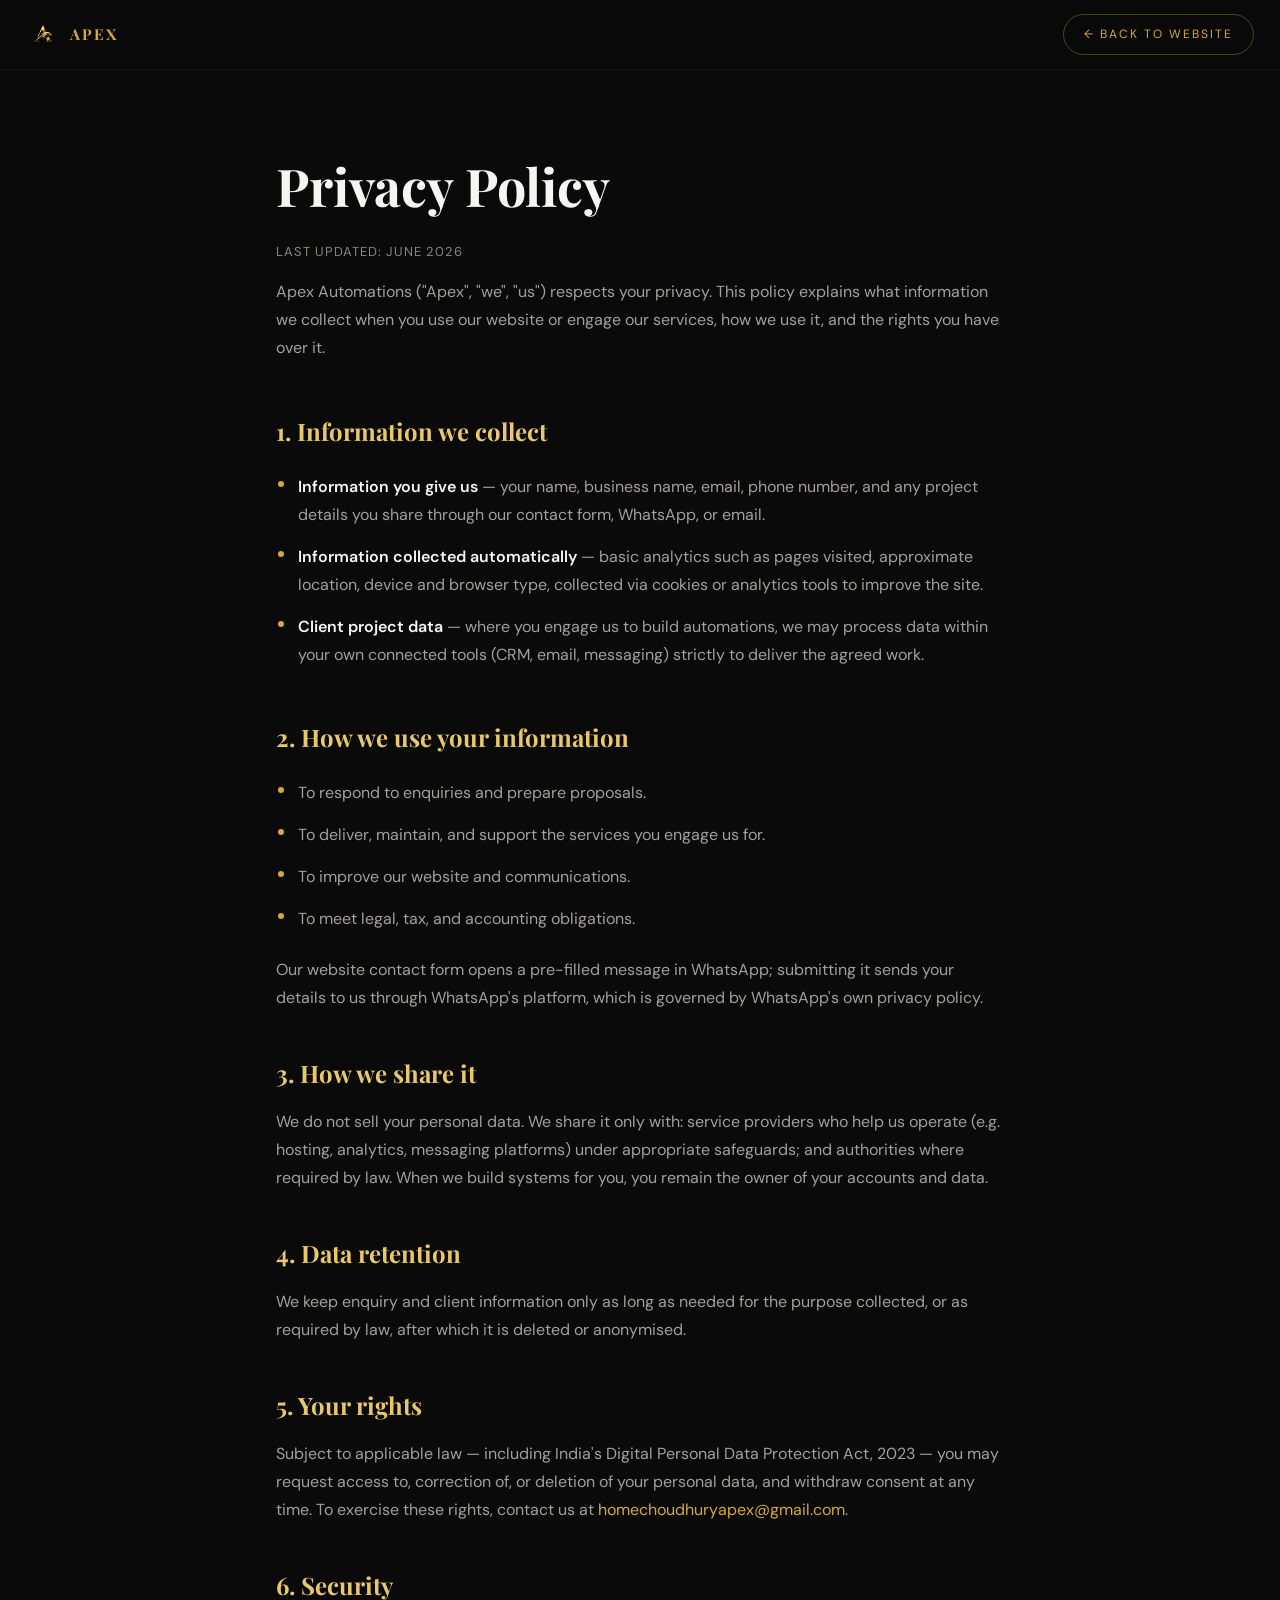
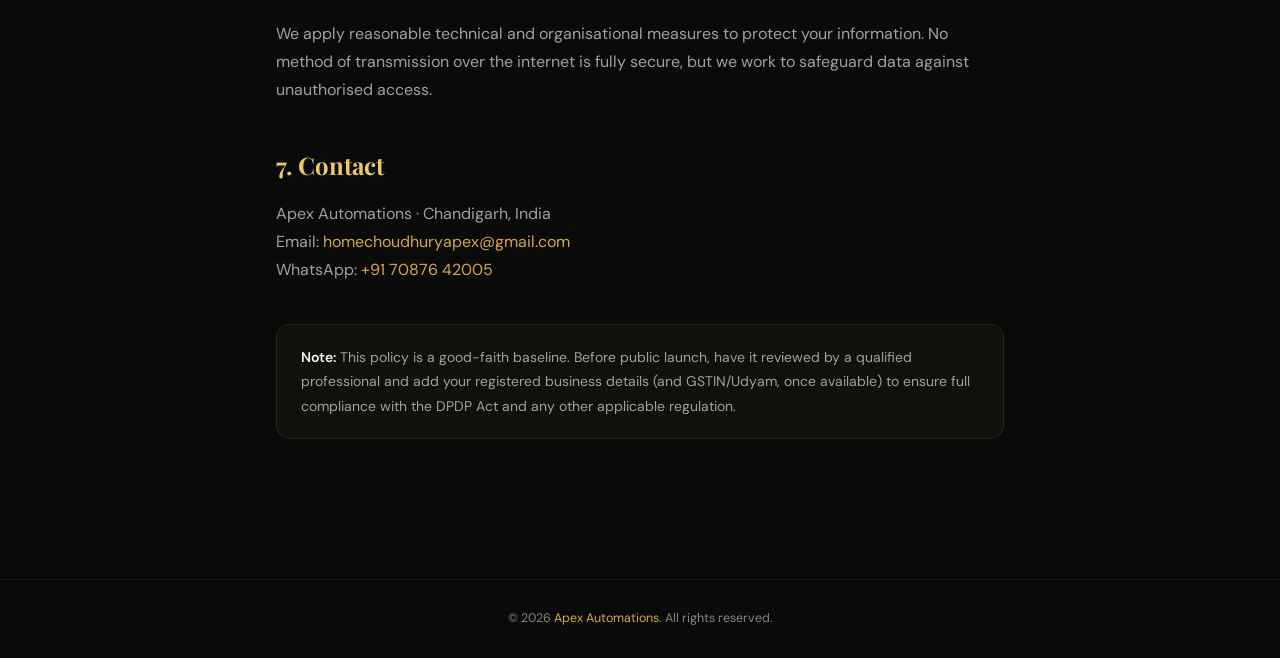
<file: privacy.html>
<!DOCTYPE html>
<html lang="en">
<head>
<meta charset="UTF-8">
<meta name="viewport" content="width=device-width, initial-scale=1.0">
<title>Privacy Policy — Apex Automations</title>
<meta name="robots" content="index, follow">
<link rel="icon" type="image/png" href="assets/logo-512.png">
<link rel="preconnect" href="https://fonts.googleapis.com">
<link rel="preconnect" href="https://fonts.gstatic.com" crossorigin>
<link href="https://fonts.googleapis.com/css2?family=DM+Sans:wght@400;500;700&family=Playfair+Display:wght@600;700&display=swap" rel="stylesheet">
<style>
*{margin:0;padding:0;box-sizing:border-box}
:root{--bg:#0a0a0a;--gold:#d4a843;--gold-l:#e8c86a;--gold-d:#8b7335;--white:#f5f5f3;--gray:#a3a09a;--dark:#8a867c;--border:rgba(212,168,67,0.12)}
html{scroll-behavior:smooth}
body{background:var(--bg);color:var(--white);font-family:'DM Sans',sans-serif;-webkit-font-smoothing:antialiased;line-height:1.75}
a{color:var(--gold);text-decoration:none}
a:hover{color:var(--gold-l)}
.topbar{position:fixed;top:0;left:0;right:0;z-index:50;display:flex;align-items:center;justify-content:space-between;padding:14px 26px;background:rgba(10,10,10,0.85);backdrop-filter:blur(14px);-webkit-backdrop-filter:blur(14px);border-bottom:1px solid rgba(255,255,255,0.05)}
.tb-brand{display:flex;align-items:center;gap:10px;font-family:'Playfair Display',serif;color:var(--gold);letter-spacing:2px;font-weight:700;font-size:15px}
.tb-brand img{width:34px;height:34px}
.tb-back{font-size:12px;letter-spacing:2px;color:var(--gold);text-transform:uppercase;border:1px solid rgba(212,168,67,0.35);border-radius:30px;padding:9px 20px;transition:background .3s,color .3s;white-space:nowrap}
.tb-back:hover{background:var(--gold);color:#0a0a0a}
.doc{max-width:780px;margin:0 auto;padding:140px 26px 100px}
.doc h1{font-family:'Playfair Display',serif;font-size:clamp(34px,6vw,52px);color:var(--white);margin-bottom:10px}
.doc .updated{font-size:13px;letter-spacing:1px;color:var(--dark);margin-bottom:14px;text-transform:uppercase}
.doc .intro{font-size:16px;color:var(--gray);margin-bottom:48px}
.doc h2{font-family:'Playfair Display',serif;font-size:24px;color:var(--gold-l);margin:40px 0 14px}
.doc p{color:var(--gray);margin-bottom:16px}
.doc ul{list-style:none;margin:0 0 16px}
.doc li{color:var(--gray);padding:7px 0 7px 22px;position:relative}
.doc li::before{content:'';position:absolute;left:2px;top:15px;width:6px;height:6px;border-radius:50%;background:var(--gold)}
.doc strong{color:var(--white);font-weight:600}
.note{border:1px solid var(--border);background:rgba(212,168,67,0.04);border-radius:14px;padding:20px 24px;margin:40px 0;font-size:14px;color:var(--gray)}
.foot{border-top:1px solid rgba(255,255,255,0.06);padding:28px 26px;text-align:center;font-size:12.5px;color:var(--dark)}
.foot .brand{color:var(--gold)}
</style>
</head>
<body>
<div class="topbar">
  <a class="tb-brand" href="index.html"><img src="assets/logo-512.png" alt="Apex Automations">APEX</a>
  <a class="tb-back" href="index.html">← Back to Website</a>
</div>

<main class="doc">
  <h1>Privacy Policy</h1>
  <p class="updated">Last updated: June 2026</p>
  <p class="intro">Apex Automations ("Apex", "we", "us") respects your privacy. This policy explains what information we collect when you use our website or engage our services, how we use it, and the rights you have over it.</p>

  <h2>1. Information we collect</h2>
  <ul>
    <li><strong>Information you give us</strong> — your name, business name, email, phone number, and any project details you share through our contact form, WhatsApp, or email.</li>
    <li><strong>Information collected automatically</strong> — basic analytics such as pages visited, approximate location, device and browser type, collected via cookies or analytics tools to improve the site.</li>
    <li><strong>Client project data</strong> — where you engage us to build automations, we may process data within your own connected tools (CRM, email, messaging) strictly to deliver the agreed work.</li>
  </ul>

  <h2>2. How we use your information</h2>
  <ul>
    <li>To respond to enquiries and prepare proposals.</li>
    <li>To deliver, maintain, and support the services you engage us for.</li>
    <li>To improve our website and communications.</li>
    <li>To meet legal, tax, and accounting obligations.</li>
  </ul>
  <p>Our website contact form opens a pre-filled message in WhatsApp; submitting it sends your details to us through WhatsApp's platform, which is governed by WhatsApp's own privacy policy.</p>

  <h2>3. How we share it</h2>
  <p>We do not sell your personal data. We share it only with: service providers who help us operate (e.g. hosting, analytics, messaging platforms) under appropriate safeguards; and authorities where required by law. When we build systems for you, you remain the owner of your accounts and data.</p>

  <h2>4. Data retention</h2>
  <p>We keep enquiry and client information only as long as needed for the purpose collected, or as required by law, after which it is deleted or anonymised.</p>

  <h2>5. Your rights</h2>
  <p>Subject to applicable law — including India's Digital Personal Data Protection Act, 2023 — you may request access to, correction of, or deletion of your personal data, and withdraw consent at any time. To exercise these rights, contact us at <a href="mailto:homechoudhuryapex@gmail.com">homechoudhuryapex@gmail.com</a>.</p>

  <h2>6. Security</h2>
  <p>We apply reasonable technical and organisational measures to protect your information. No method of transmission over the internet is fully secure, but we work to safeguard data against unauthorised access.</p>

  <h2>7. Contact</h2>
  <p>Apex Automations · Chandigarh, India<br>
  Email: <a href="mailto:homechoudhuryapex@gmail.com">homechoudhuryapex@gmail.com</a><br>
  WhatsApp: <a href="https://wa.me/917087642005" target="_blank" rel="noopener">+91 70876 42005</a></p>

  <div class="note"><strong>Note:</strong> This policy is a good-faith baseline. Before public launch, have it reviewed by a qualified professional and add your registered business details (and GSTIN/Udyam, once available) to ensure full compliance with the DPDP Act and any other applicable regulation.</div>
</main>

<footer class="foot">© <span id="y">2026</span> <span class="brand">Apex Automations</span>. All rights reserved.</footer>
<script>document.getElementById('y').textContent=new Date().getFullYear();</script>
</body>
</html>
</file>
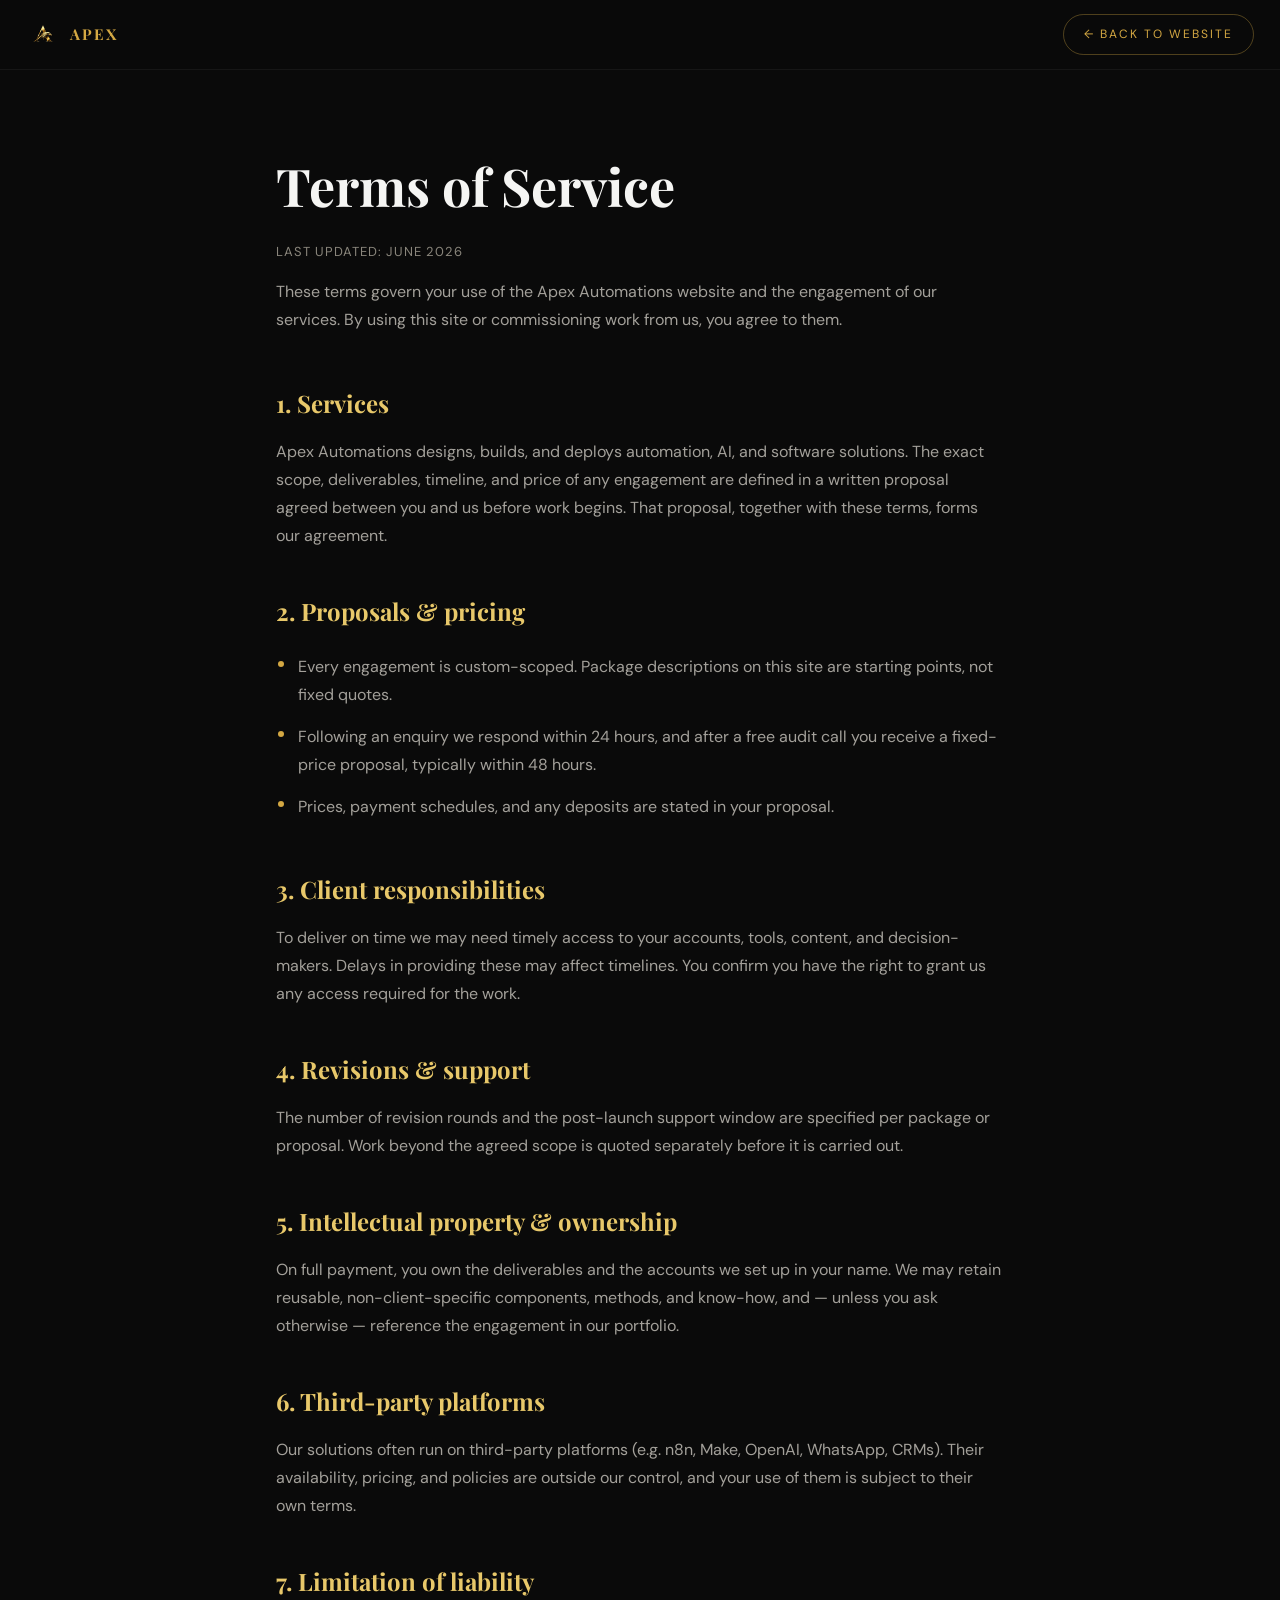
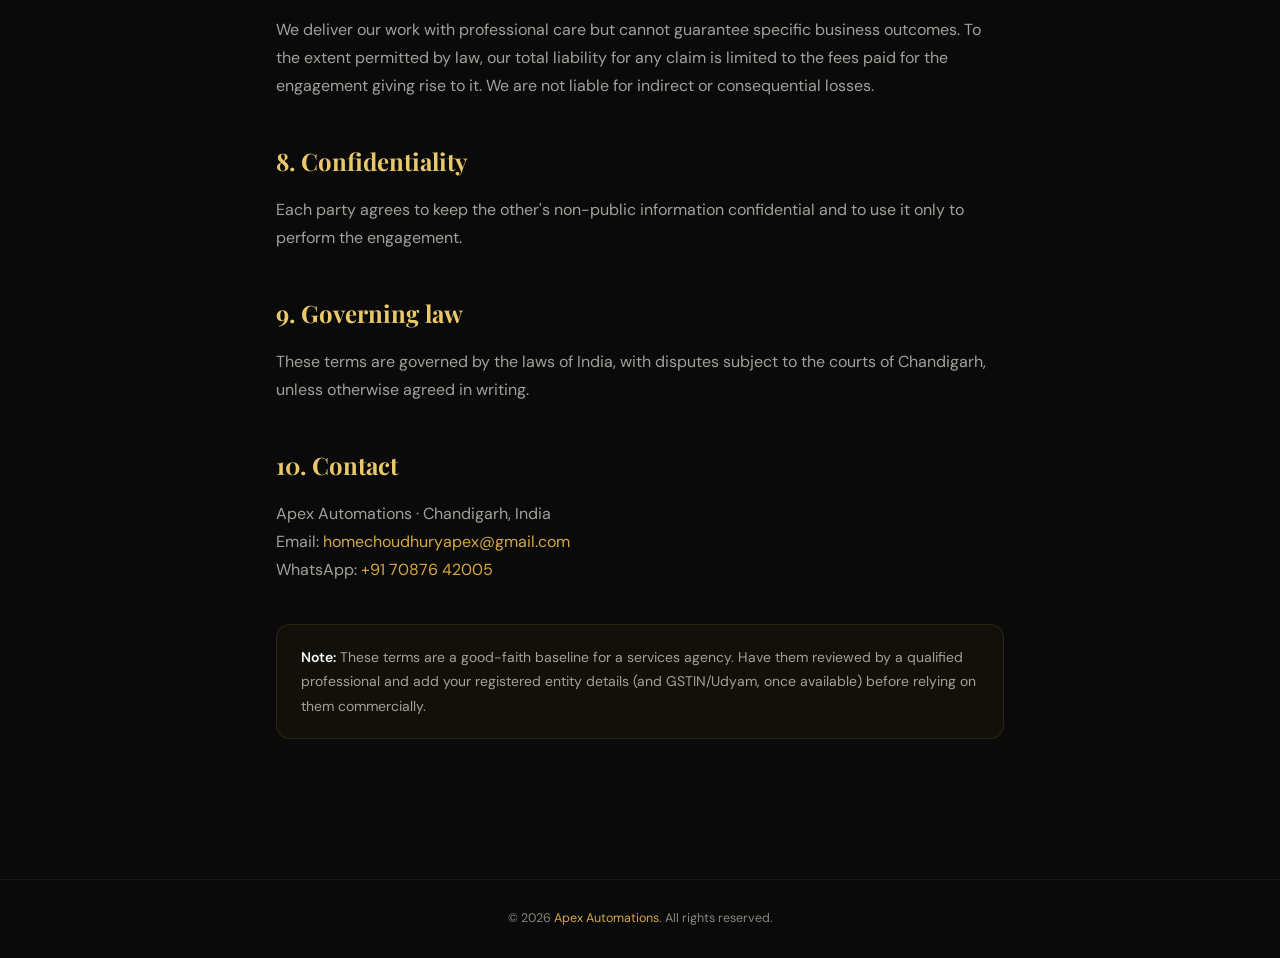
<file: terms.html>
<!DOCTYPE html>
<html lang="en">
<head>
<meta charset="UTF-8">
<meta name="viewport" content="width=device-width, initial-scale=1.0">
<title>Terms of Service — Apex Automations</title>
<meta name="robots" content="index, follow">
<link rel="icon" type="image/png" href="assets/logo-512.png">
<link rel="preconnect" href="https://fonts.googleapis.com">
<link rel="preconnect" href="https://fonts.gstatic.com" crossorigin>
<link href="https://fonts.googleapis.com/css2?family=DM+Sans:wght@400;500;700&family=Playfair+Display:wght@600;700&display=swap" rel="stylesheet">
<style>
*{margin:0;padding:0;box-sizing:border-box}
:root{--bg:#0a0a0a;--gold:#d4a843;--gold-l:#e8c86a;--gold-d:#8b7335;--white:#f5f5f3;--gray:#a3a09a;--dark:#8a867c;--border:rgba(212,168,67,0.12)}
html{scroll-behavior:smooth}
body{background:var(--bg);color:var(--white);font-family:'DM Sans',sans-serif;-webkit-font-smoothing:antialiased;line-height:1.75}
a{color:var(--gold);text-decoration:none}
a:hover{color:var(--gold-l)}
.topbar{position:fixed;top:0;left:0;right:0;z-index:50;display:flex;align-items:center;justify-content:space-between;padding:14px 26px;background:rgba(10,10,10,0.85);backdrop-filter:blur(14px);-webkit-backdrop-filter:blur(14px);border-bottom:1px solid rgba(255,255,255,0.05)}
.tb-brand{display:flex;align-items:center;gap:10px;font-family:'Playfair Display',serif;color:var(--gold);letter-spacing:2px;font-weight:700;font-size:15px}
.tb-brand img{width:34px;height:34px}
.tb-back{font-size:12px;letter-spacing:2px;color:var(--gold);text-transform:uppercase;border:1px solid rgba(212,168,67,0.35);border-radius:30px;padding:9px 20px;transition:background .3s,color .3s;white-space:nowrap}
.tb-back:hover{background:var(--gold);color:#0a0a0a}
.doc{max-width:780px;margin:0 auto;padding:140px 26px 100px}
.doc h1{font-family:'Playfair Display',serif;font-size:clamp(34px,6vw,52px);color:var(--white);margin-bottom:10px}
.doc .updated{font-size:13px;letter-spacing:1px;color:var(--dark);margin-bottom:14px;text-transform:uppercase}
.doc .intro{font-size:16px;color:var(--gray);margin-bottom:48px}
.doc h2{font-family:'Playfair Display',serif;font-size:24px;color:var(--gold-l);margin:40px 0 14px}
.doc p{color:var(--gray);margin-bottom:16px}
.doc ul{list-style:none;margin:0 0 16px}
.doc li{color:var(--gray);padding:7px 0 7px 22px;position:relative}
.doc li::before{content:'';position:absolute;left:2px;top:15px;width:6px;height:6px;border-radius:50%;background:var(--gold)}
.doc strong{color:var(--white);font-weight:600}
.note{border:1px solid var(--border);background:rgba(212,168,67,0.04);border-radius:14px;padding:20px 24px;margin:40px 0;font-size:14px;color:var(--gray)}
.foot{border-top:1px solid rgba(255,255,255,0.06);padding:28px 26px;text-align:center;font-size:12.5px;color:var(--dark)}
.foot .brand{color:var(--gold)}
</style>
</head>
<body>
<div class="topbar">
  <a class="tb-brand" href="index.html"><img src="assets/logo-512.png" alt="Apex Automations">APEX</a>
  <a class="tb-back" href="index.html">← Back to Website</a>
</div>

<main class="doc">
  <h1>Terms of Service</h1>
  <p class="updated">Last updated: June 2026</p>
  <p class="intro">These terms govern your use of the Apex Automations website and the engagement of our services. By using this site or commissioning work from us, you agree to them.</p>

  <h2>1. Services</h2>
  <p>Apex Automations designs, builds, and deploys automation, AI, and software solutions. The exact scope, deliverables, timeline, and price of any engagement are defined in a written proposal agreed between you and us before work begins. That proposal, together with these terms, forms our agreement.</p>

  <h2>2. Proposals &amp; pricing</h2>
  <ul>
    <li>Every engagement is custom-scoped. Package descriptions on this site are starting points, not fixed quotes.</li>
    <li>Following an enquiry we respond within 24 hours, and after a free audit call you receive a fixed-price proposal, typically within 48 hours.</li>
    <li>Prices, payment schedules, and any deposits are stated in your proposal.</li>
  </ul>

  <h2>3. Client responsibilities</h2>
  <p>To deliver on time we may need timely access to your accounts, tools, content, and decision-makers. Delays in providing these may affect timelines. You confirm you have the right to grant us any access required for the work.</p>

  <h2>4. Revisions &amp; support</h2>
  <p>The number of revision rounds and the post-launch support window are specified per package or proposal. Work beyond the agreed scope is quoted separately before it is carried out.</p>

  <h2>5. Intellectual property &amp; ownership</h2>
  <p>On full payment, you own the deliverables and the accounts we set up in your name. We may retain reusable, non-client-specific components, methods, and know-how, and — unless you ask otherwise — reference the engagement in our portfolio.</p>

  <h2>6. Third-party platforms</h2>
  <p>Our solutions often run on third-party platforms (e.g. n8n, Make, OpenAI, WhatsApp, CRMs). Their availability, pricing, and policies are outside our control, and your use of them is subject to their own terms.</p>

  <h2>7. Limitation of liability</h2>
  <p>We deliver our work with professional care but cannot guarantee specific business outcomes. To the extent permitted by law, our total liability for any claim is limited to the fees paid for the engagement giving rise to it. We are not liable for indirect or consequential losses.</p>

  <h2>8. Confidentiality</h2>
  <p>Each party agrees to keep the other's non-public information confidential and to use it only to perform the engagement.</p>

  <h2>9. Governing law</h2>
  <p>These terms are governed by the laws of India, with disputes subject to the courts of Chandigarh, unless otherwise agreed in writing.</p>

  <h2>10. Contact</h2>
  <p>Apex Automations · Chandigarh, India<br>
  Email: <a href="mailto:homechoudhuryapex@gmail.com">homechoudhuryapex@gmail.com</a><br>
  WhatsApp: <a href="https://wa.me/917087642005" target="_blank" rel="noopener">+91 70876 42005</a></p>

  <div class="note"><strong>Note:</strong> These terms are a good-faith baseline for a services agency. Have them reviewed by a qualified professional and add your registered entity details (and GSTIN/Udyam, once available) before relying on them commercially.</div>
</main>

<footer class="foot">© <span id="y">2026</span> <span class="brand">Apex Automations</span>. All rights reserved.</footer>
<script>document.getElementById('y').textContent=new Date().getFullYear();</script>
</body>
</html>
</file>
